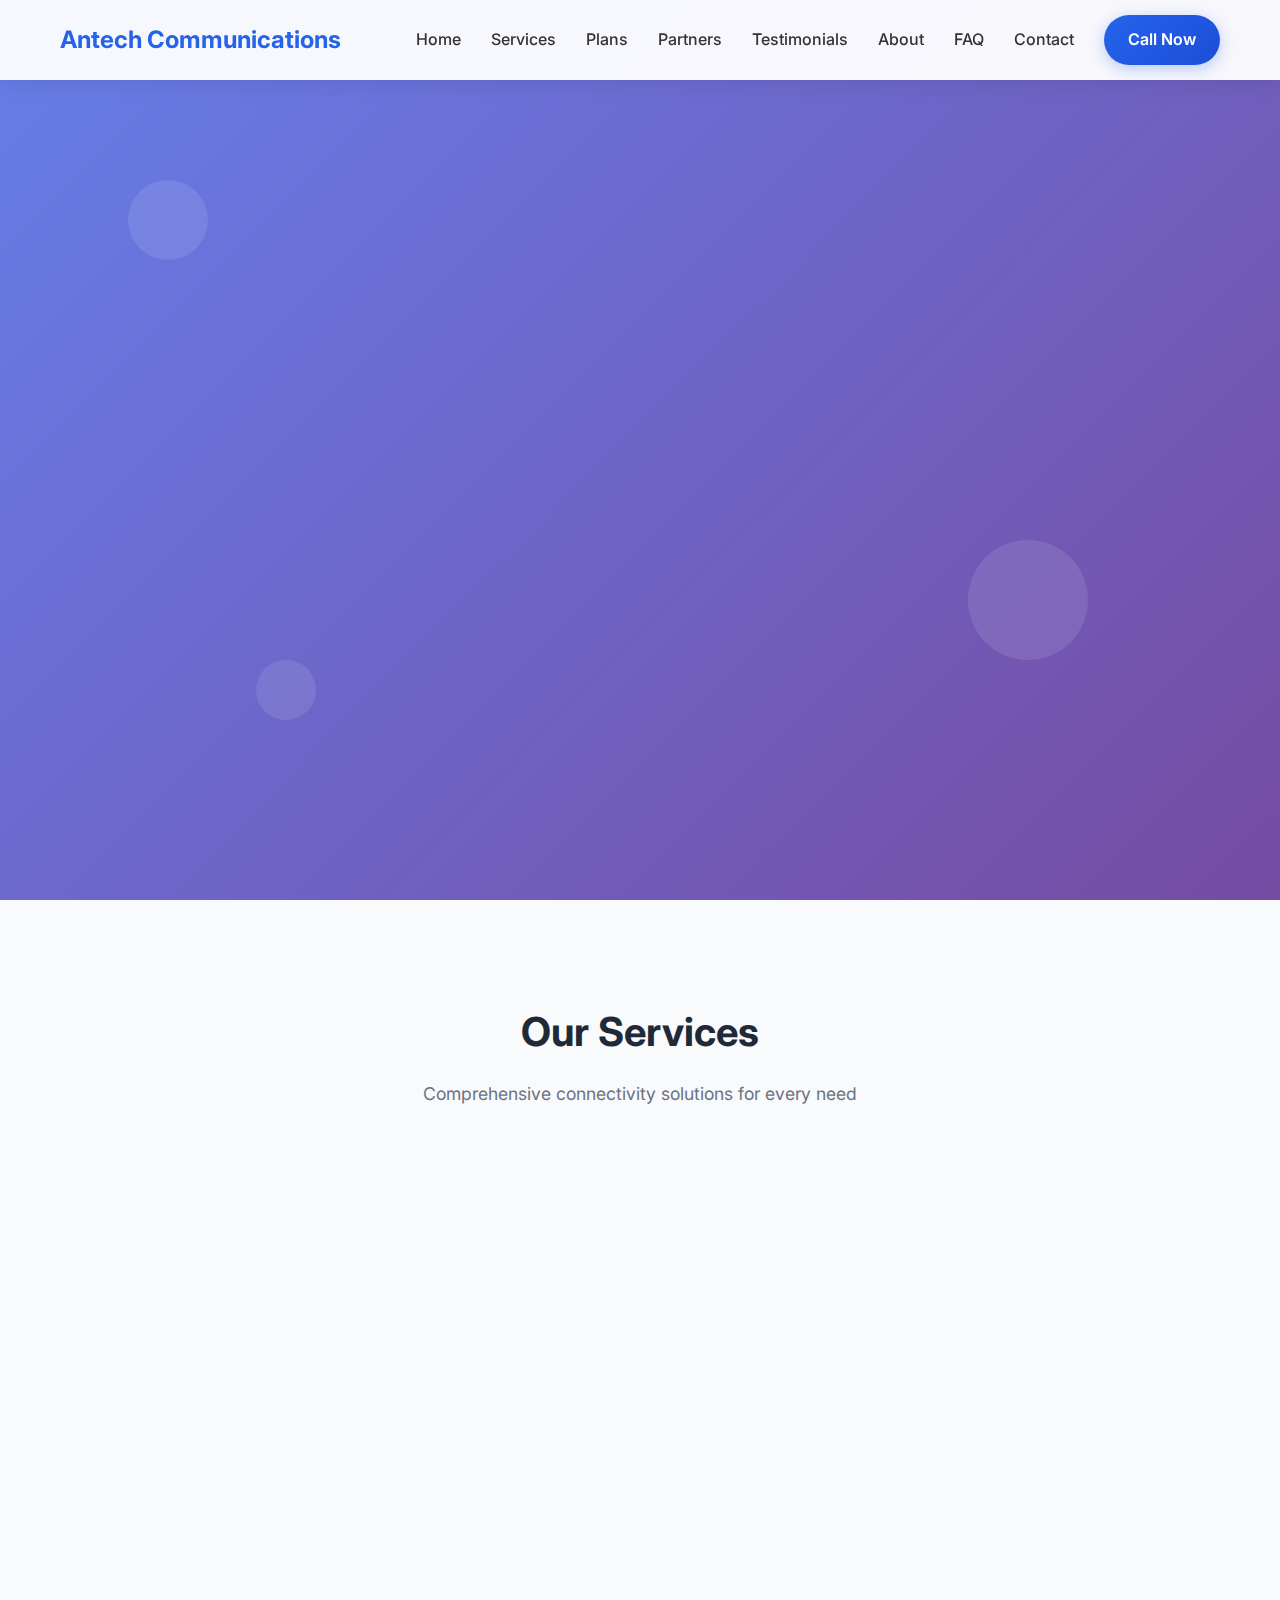
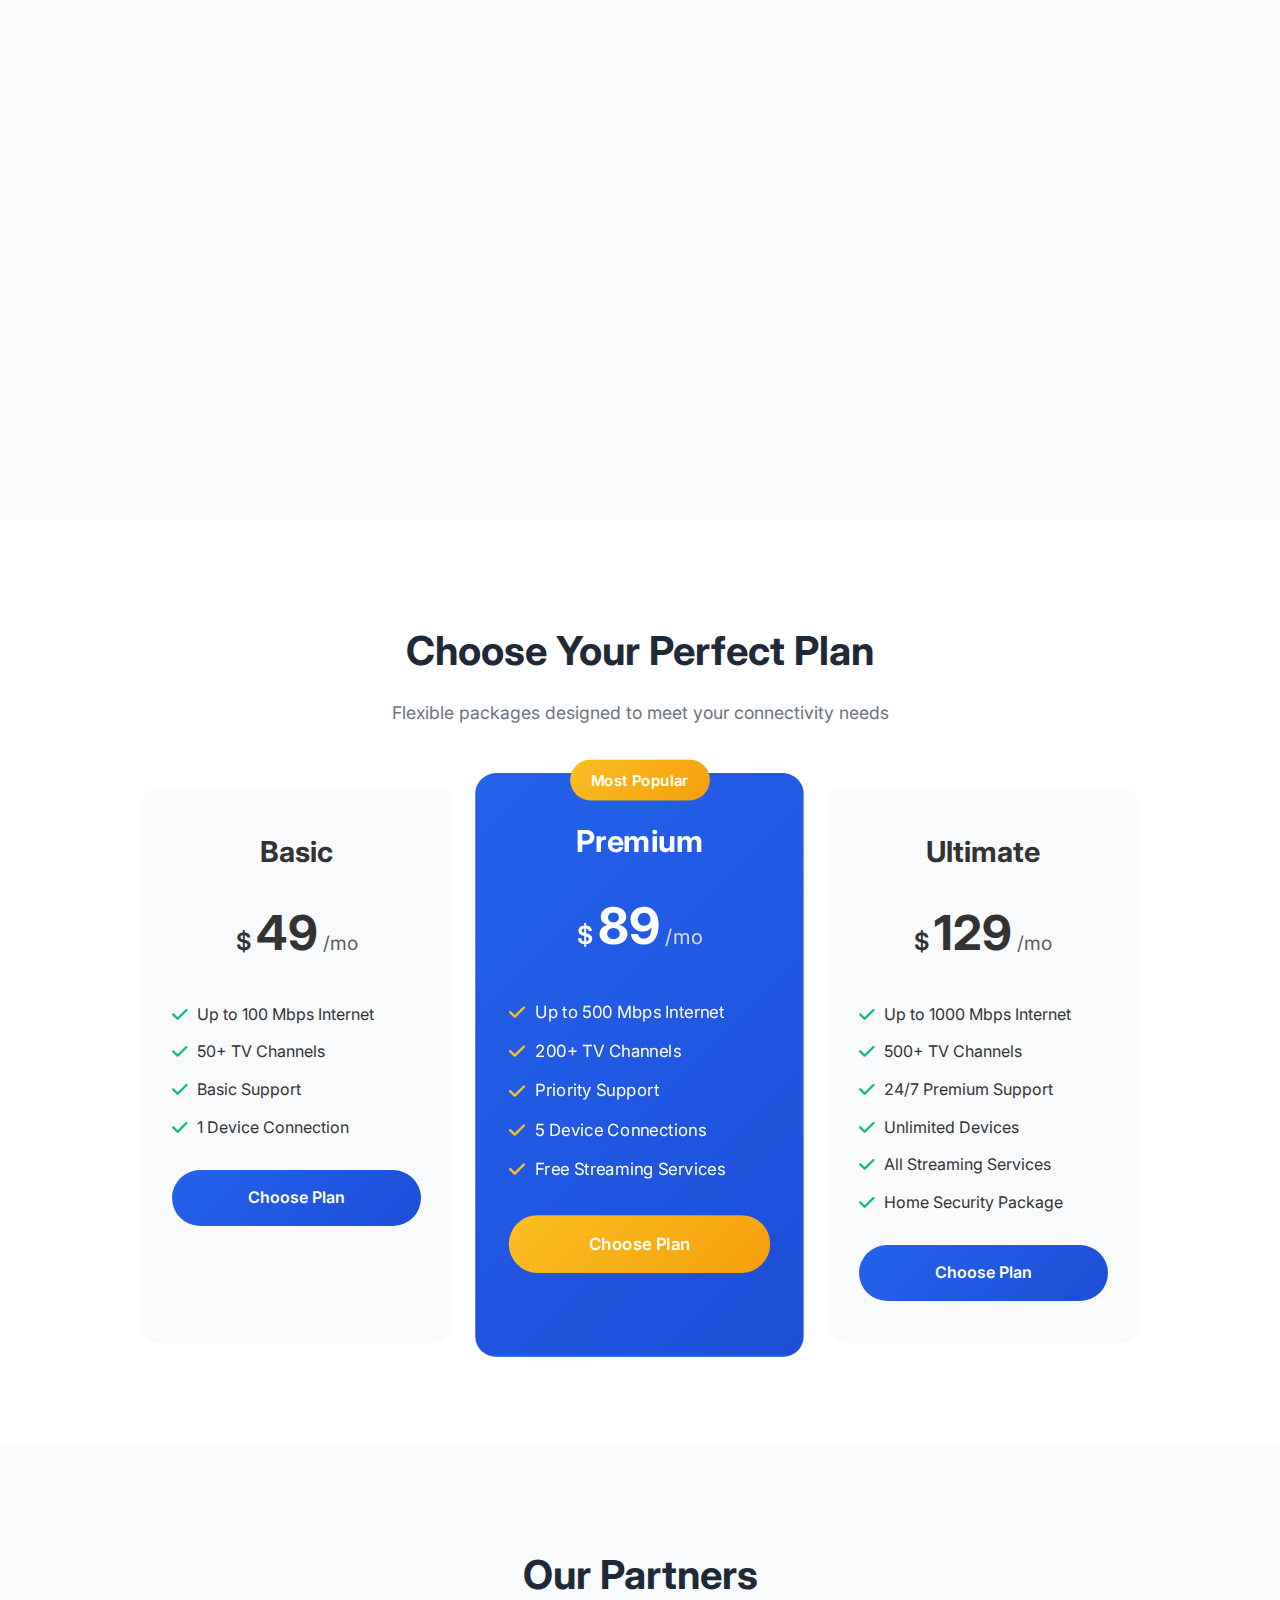
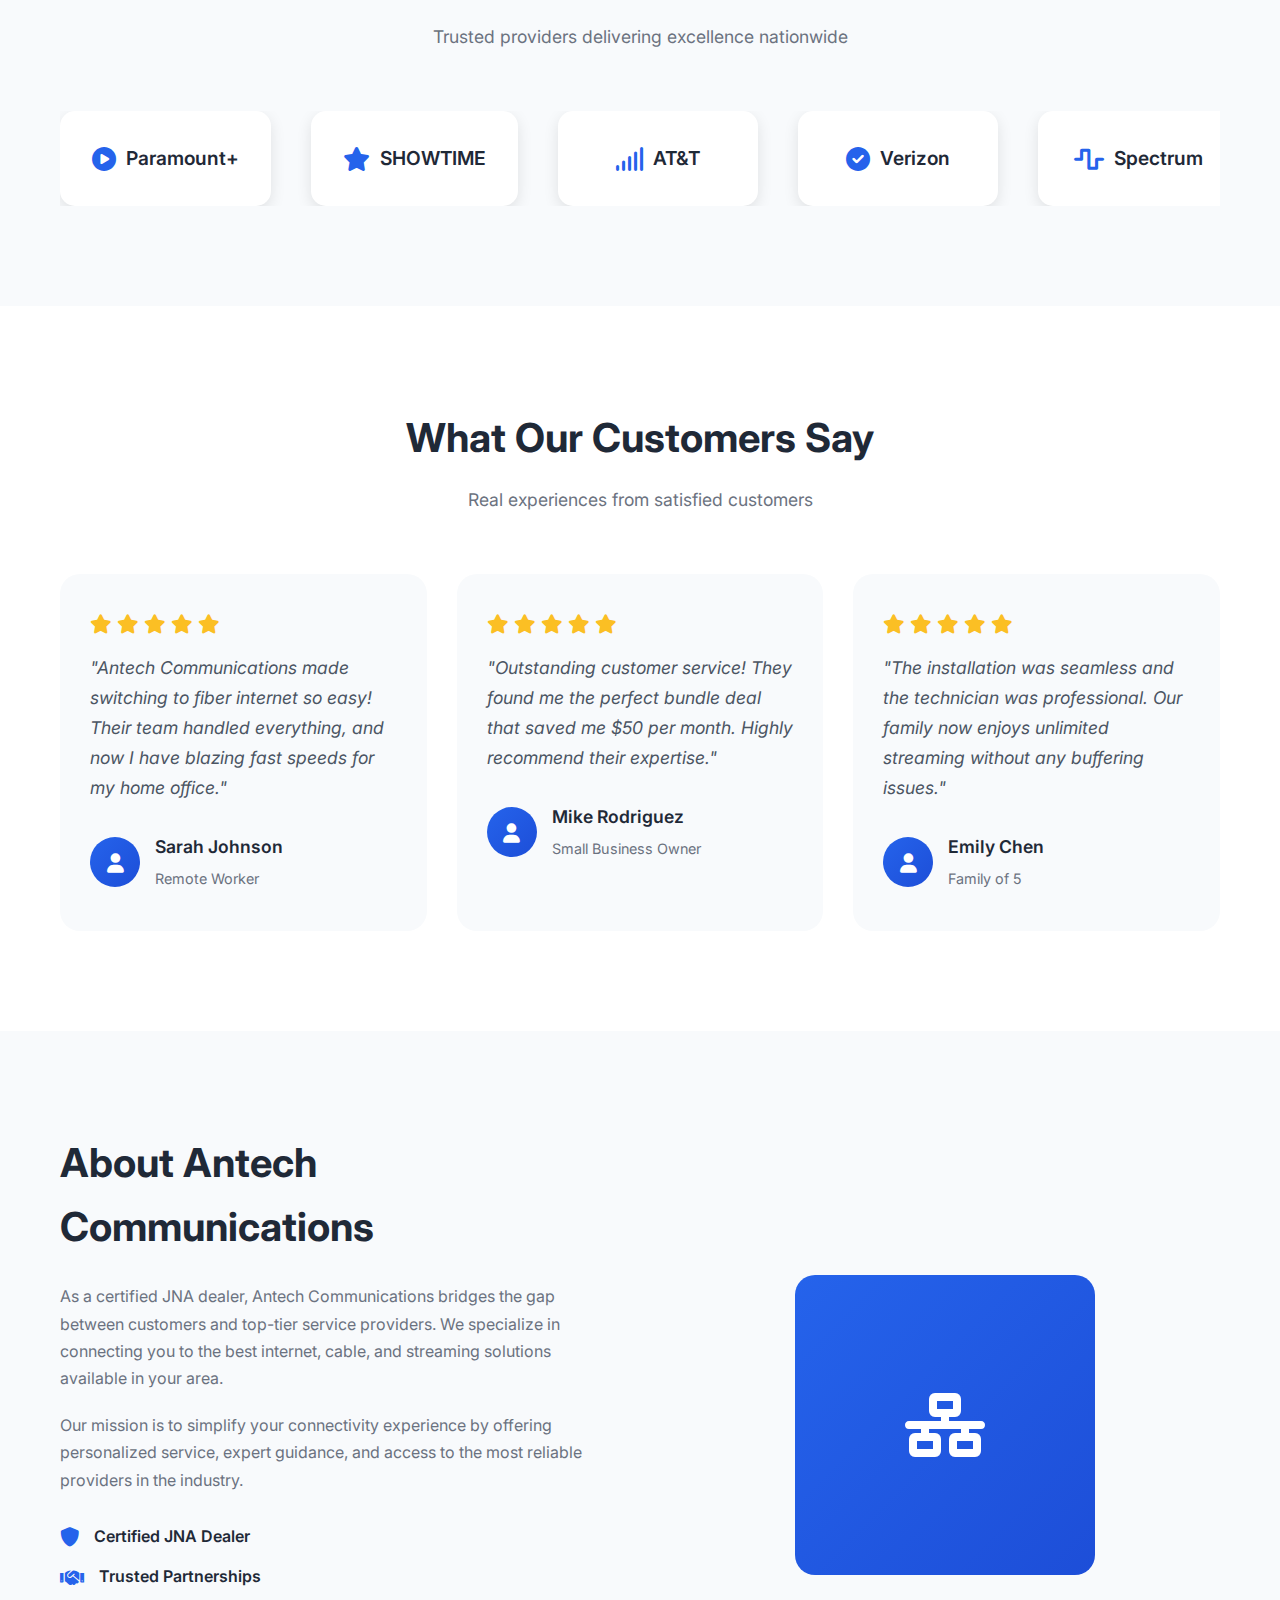
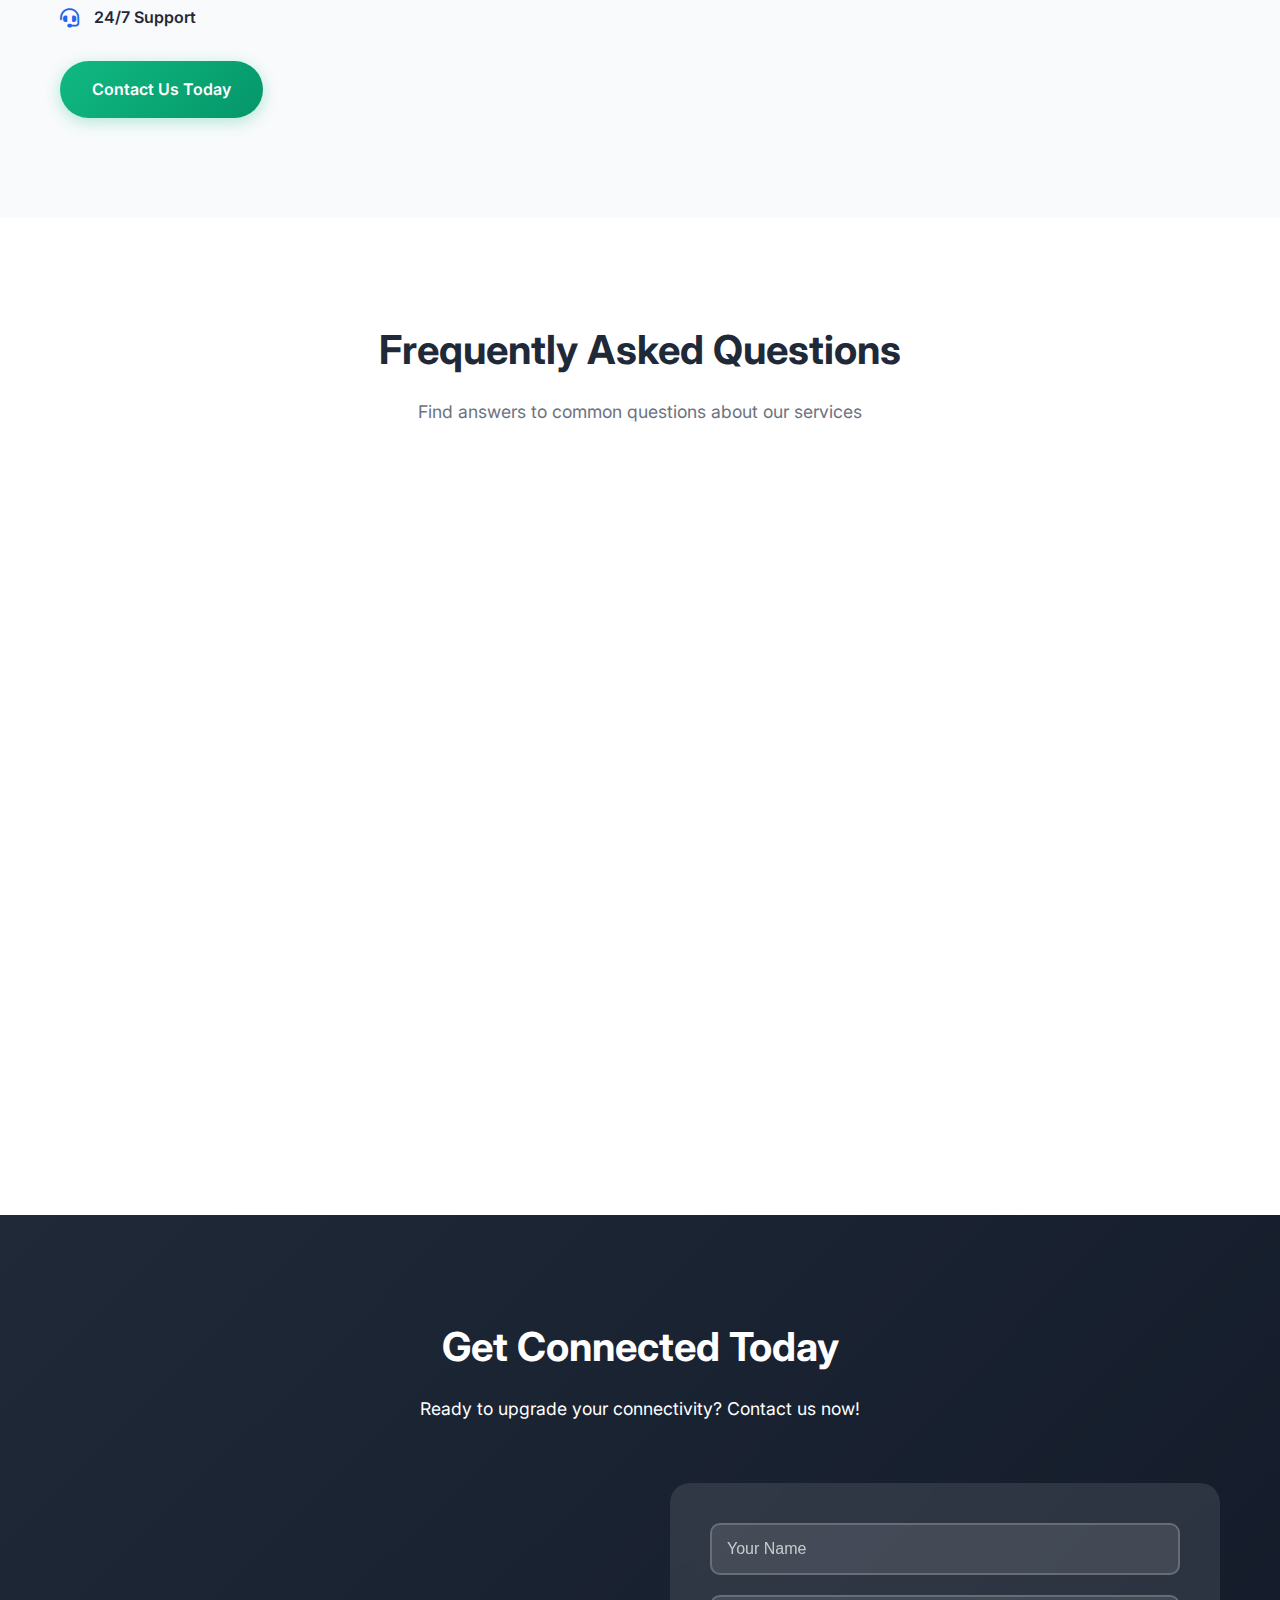
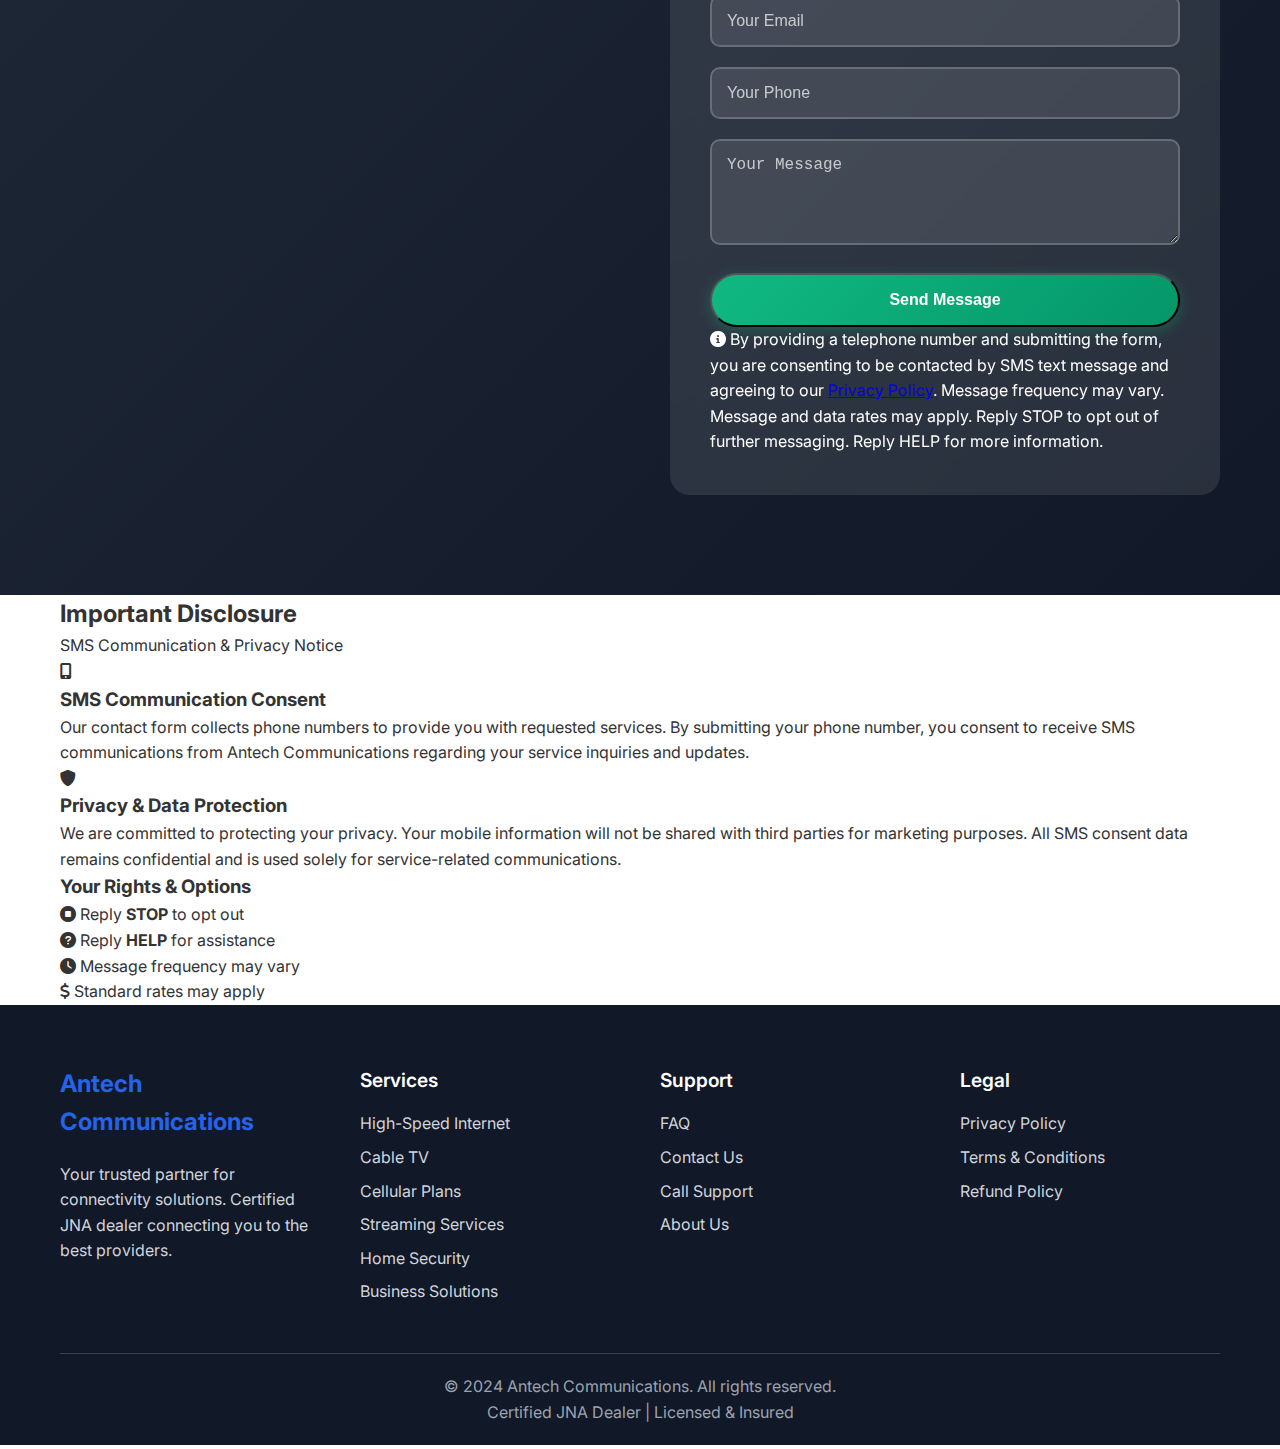
<file: index.html>
<!DOCTYPE html>
<html lang="en">
<head>
    <meta charset="UTF-8">
    <meta name="viewport" content="width=device-width, initial-scale=1.0">
    <title>Antech Communications - High-Speed Internet & Cable Services</title>
    <link rel="stylesheet" href="style.css">
    <link href="https://fonts.googleapis.com/css2?family=Inter:wght@300;400;500;600;700&display=swap" rel="stylesheet">
    <link rel="stylesheet" href="https://cdnjs.cloudflare.com/ajax/libs/font-awesome/6.0.0/css/all.min.css">
    <!-- Google tag (gtag.js) -->
<script async src="https://www.googletagmanager.com/gtag/js?id=AW-16719035082"></script>
<script>
  window.dataLayer = window.dataLayer || [];
  function gtag(){dataLayer.push(arguments);}
  gtag('js', new Date());

  gtag('config', 'AW-16719035082');
</script>
</head>
<body>
    <!-- Navigation -->
    <nav class="navbar">
        <div class="nav-container">
            <div class="nav-logo">
                <h2>Antech Communications</h2>
            </div>
            <div class="nav-menu" id="nav-menu">
                <a href="#home" class="nav-link">Home</a>
                <a href="#services" class="nav-link">Services</a>
                <a href="#plans" class="nav-link">Plans</a>
                <a href="#partners" class="nav-link">Partners</a>
                <a href="#testimonials" class="nav-link">Testimonials</a>
                <a href="#about" class="nav-link">About</a>
                <a href="#faq" class="nav-link">FAQ</a>
                <a href="#contact" class="nav-link">Contact</a>
                <a href="tel:+18882345541" class="nav-cta">Call Now</a>
            </div>
            <div class="nav-toggle" id="nav-toggle">
                <span class="bar"></span>
                <span class="bar"></span>
                <span class="bar"></span>
            </div>
        </div>
    </nav>

    <!-- Hero Section -->
    <section id="home" class="hero">
        <div class="hero-background">
            <div class="floating-element element-1"></div>
            <div class="floating-element element-2"></div>
            <div class="floating-element element-3"></div>
        </div>
        <div class="hero-container">
            <div class="hero-content"><br><br><br><br>
                <h1 class="hero-title">
                    Lightning-Fast Internet & <span class="highlight">Premium Cable</span> Services
                </h1>
                <p class="hero-subtitle">
                    We partner with top providers to deliver the best internet, cable, and streaming solutions for your home or business.
                </p>
                <div class="hero-buttons">
                    <a href="tel:+18882345541" class="btn btn-primary">
                        <i class="fas fa-phone"></i> Call (888) 234-5541
                    </a>
                    <a href="#services" class="btn btn-secondary">View Services</a>
                </div>
                <div class="hero-stats">
                    <div class="stat">
                        <h3>50+</h3>
                        <p>Service Providers</p>
                    </div>
                    <div class="stat">
                        <h3>1000+</h3>
                        <p>Happy Customers</p>
                    </div>
                    <div class="stat">
                        <h3>24/7</h3>
                        <p>Support</p>
                    </div>
                </div>
            </div>
        </div>
    </section>

    <!-- Services Section -->
    <section id="services" class="services">
        <div class="container">
            <div class="section-header">
                <h2>Our Services</h2>
                <p>Comprehensive connectivity solutions for every need</p>
            </div>
            <div class="services-grid">
                <div class="service-card">
                    <div class="service-icon">
                        <i class="fas fa-wifi"></i>
                    </div>
                    <h3>High-Speed Internet</h3>
                    <p>Lightning-fast broadband connections from top providers. Experience speeds up to 1000 Mbps for seamless streaming and gaming.</p>
                    <a href="tel:+18882345541" class="service-btn">Get Connected</a>
                </div>
                <div class="service-card">
                    <div class="service-icon">
                        <i class="fas fa-tv"></i>
                    </div>
                    <h3>Cable TV</h3>
                    <p>Premium cable packages with hundreds of channels, including sports, movies, and entertainment for the whole family.</p>
                    <a href="tel:+18882345541" class="service-btn">Learn More</a>
                </div>
                <div class="service-card">
                    <div class="service-icon">
                        <i class="fas fa-mobile-alt"></i>
                    </div>
                    <h3>Cellular Plans</h3>
                    <p>Flexible mobile plans with unlimited data options from major carriers. Stay connected wherever you go.</p>
                    <a href="tel:+18882345541" class="service-btn">View Plans</a>
                </div>
                <div class="service-card">
                    <div class="service-icon">
                        <i class="fas fa-stream"></i>
                    </div>
                    <h3>Streaming Services</h3>
                    <p>Access to premium streaming platforms including Paramount+, SHOWTIME, and more. All your entertainment in one place.</p>
                    <a href="tel:+18882345541" class="service-btn">Subscribe Now</a>
                </div>
                <div class="service-card">
                    <div class="service-icon">
                        <i class="fas fa-home"></i>
                    </div>
                    <h3>Home Security</h3>
                    <p>Complete home security solutions with 24/7 monitoring, smart cameras, and automated systems to protect your family.</p>
                    <a href="tel:+18882345541" class="service-btn">Secure Home</a>
                </div>
                <div class="service-card">
                    <div class="service-icon">
                        <i class="fas fa-building"></i>
                    </div>
                    <h3>Business Solutions</h3>
                    <p>Enterprise-grade connectivity and communication solutions designed for businesses of all sizes with dedicated support.</p>
                    <a href="tel:+18882345541" class="service-btn">Get Quote</a>
                </div>
            </div>
        </div>
    </section>

    <!-- Plans Section -->
    <section id="plans" class="plans">
        <div class="container">
            <div class="section-header">
                <h2>Choose Your Perfect Plan</h2>
                <p>Flexible packages designed to meet your connectivity needs</p>
            </div>
            <div class="plans-grid">
                <div class="plan-card">
                    <div class="plan-header">
                        <h3>Basic</h3>
                        <div class="plan-price">
                            <span class="currency">$</span>
                            <span class="amount">49</span>
                            <span class="period">/mo</span>
                        </div>
                    </div>
                    <div class="plan-features">
                        <ul>
                            <li><i class="fas fa-check"></i> Up to 100 Mbps Internet</li>
                            <li><i class="fas fa-check"></i> 50+ TV Channels</li>
                            <li><i class="fas fa-check"></i> Basic Support</li>
                            <li><i class="fas fa-check"></i> 1 Device Connection</li>
                        </ul>
                    </div>
                    <a href="tel:+18882345541" class="plan-btn">Choose Plan</a>
                </div>
                <div class="plan-card featured">
                    <div class="plan-badge">Most Popular</div>
                    <div class="plan-header">
                        <h3>Premium</h3>
                        <div class="plan-price">
                            <span class="currency">$</span>
                            <span class="amount">89</span>
                            <span class="period">/mo</span>
                        </div>
                    </div>
                    <div class="plan-features">
                        <ul>
                            <li><i class="fas fa-check"></i> Up to 500 Mbps Internet</li>
                            <li><i class="fas fa-check"></i> 200+ TV Channels</li>
                            <li><i class="fas fa-check"></i> Priority Support</li>
                            <li><i class="fas fa-check"></i> 5 Device Connections</li>
                            <li><i class="fas fa-check"></i> Free Streaming Services</li>
                        </ul>
                    </div>
                    <a href="tel:+18882345541" class="plan-btn">Choose Plan</a>
                </div>
                <div class="plan-card">
                    <div class="plan-header">
                        <h3>Ultimate</h3>
                        <div class="plan-price">
                            <span class="currency">$</span>
                            <span class="amount">129</span>
                            <span class="period">/mo</span>
                        </div>
                    </div>
                    <div class="plan-features">
                        <ul>
                            <li><i class="fas fa-check"></i> Up to 1000 Mbps Internet</li>
                            <li><i class="fas fa-check"></i> 500+ TV Channels</li>
                            <li><i class="fas fa-check"></i> 24/7 Premium Support</li>
                            <li><i class="fas fa-check"></i> Unlimited Devices</li>
                            <li><i class="fas fa-check"></i> All Streaming Services</li>
                            <li><i class="fas fa-check"></i> Home Security Package</li>
                        </ul>
                    </div>
                    <a href="tel:+18882345541" class="plan-btn">Choose Plan</a>
                </div>
            </div>
        </div>
    </section>

    <!-- Partners Section -->
    <section id="partners" class="partners">
        <div class="container">
            <div class="section-header">
                <h2>Our Partners</h2>
                <p>Trusted providers delivering excellence nationwide</p>
            </div>
            <div class="partners-slider">
                <div class="partners-track">
                    <div class="partner-item">
                        <div class="partner-logo">
                            <i class="fas fa-play-circle"></i>
                            <span>Paramount+</span>
                        </div>
                    </div>
                    <div class="partner-item">
                        <div class="partner-logo">
                            <i class="fas fa-star"></i>
                            <span>SHOWTIME</span>
                        </div>
                    </div>
                    <div class="partner-item">
                        <div class="partner-logo">
                            <i class="fas fa-signal"></i>
                            <span>AT&T</span>
                        </div>
                    </div>
                    <div class="partner-item">
                        <div class="partner-logo">
                            <i class="fas fa-check-circle"></i>
                            <span>Verizon</span>
                        </div>
                    </div>
                    <div class="partner-item">
                        <div class="partner-logo">
                            <i class="fas fa-wave-square"></i>
                            <span>Spectrum</span>
                        </div>
                    </div>
                    <div class="partner-item">
                        <div class="partner-logo">
                            <i class="fas fa-infinity"></i>
                            <span>Comcast Xfinity</span>
                        </div>
                    </div>
                    <div class="partner-item">
                        <div class="partner-logo">
                            <i class="fas fa-mountain"></i>
                            <span>Frontier</span>
                        </div>
                    </div>
                    <div class="partner-item">
                        <div class="partner-logo">
                            <i class="fas fa-satellite"></i>
                            <span>HughesNet</span>
                        </div>
                    </div>
                    <div class="partner-item">
                        <div class="partner-logo">
                            <i class="fas fa-link"></i>
                            <span>CenturyLink</span>
                        </div>
                    </div>
                    <!-- Duplicate for seamless loop -->
                    <div class="partner-item">
                        <div class="partner-logo">
                            <i class="fas fa-play-circle"></i>
                            <span>Paramount+</span>
                        </div>
                    </div>
                    <div class="partner-item">
                        <div class="partner-logo">
                            <i class="fas fa-star"></i>
                            <span>SHOWTIME</span>
                        </div>
                    </div>
                    <div class="partner-item">
                        <div class="partner-logo">
                            <i class="fas fa-signal"></i>
                            <span>AT&T</span>
                        </div>
                    </div>
                    <div class="partner-item">
                        <div class="partner-logo">
                            <i class="fas fa-check-circle"></i>
                            <span>Verizon</span>
                        </div>
                    </div>
                    <div class="partner-item">
                        <div class="partner-logo">
                            <i class="fas fa-wave-square"></i>
                            <span>Spectrum</span>
                        </div>
                    </div>
                    <div class="partner-item">
                        <div class="partner-logo">
                            <i class="fas fa-infinity"></i>
                            <span>Comcast Xfinity</span>
                        </div>
                    </div>
                    <div class="partner-item">
                        <div class="partner-logo">
                            <i class="fas fa-mountain"></i>
                            <span>Frontier</span>
                        </div>
                    </div>
                    <div class="partner-item">
                        <div class="partner-logo">
                            <i class="fas fa-satellite"></i>
                            <span>HughesNet</span>
                        </div>
                    </div>
                    <div class="partner-item">
                        <div class="partner-logo">
                            <i class="fas fa-link"></i>
                            <span>CenturyLink</span>
                        </div>
                    </div>
                </div>
            </div>
        </div>
    </section>

    <!-- Testimonials Section -->
    <section id="testimonials" class="testimonials">
        <div class="container">
            <div class="section-header">
                <h2>What Our Customers Say</h2>
                <p>Real experiences from satisfied customers</p>
            </div>
            <div class="testimonials-grid">
                <div class="testimonial-card">
                    <div class="testimonial-content">
                        <div class="stars">
                            <i class="fas fa-star"></i>
                            <i class="fas fa-star"></i>
                            <i class="fas fa-star"></i>
                            <i class="fas fa-star"></i>
                            <i class="fas fa-star"></i>
                        </div>
                        <p>"Antech Communications made switching to fiber internet so easy! Their team handled everything, and now I have blazing fast speeds for my home office."</p>
                    </div>
                    <div class="testimonial-author">
                        <div class="author-avatar">
                            <i class="fas fa-user"></i>
                        </div>
                        <div class="author-info">
                            <h4>Sarah Johnson</h4>
                            <span>Remote Worker</span>
                        </div>
                    </div>
                </div>
                <div class="testimonial-card">
                    <div class="testimonial-content">
                        <div class="stars">
                            <i class="fas fa-star"></i>
                            <i class="fas fa-star"></i>
                            <i class="fas fa-star"></i>
                            <i class="fas fa-star"></i>
                            <i class="fas fa-star"></i>
                        </div>
                        <p>"Outstanding customer service! They found me the perfect bundle deal that saved me $50 per month. Highly recommend their expertise."</p>
                    </div>
                    <div class="testimonial-author">
                        <div class="author-avatar">
                            <i class="fas fa-user"></i>
                        </div>
                        <div class="author-info">
                            <h4>Mike Rodriguez</h4>
                            <span>Small Business Owner</span>
                        </div>
                    </div>
                </div>
                <div class="testimonial-card">
                    <div class="testimonial-content">
                        <div class="stars">
                            <i class="fas fa-star"></i>
                            <i class="fas fa-star"></i>
                            <i class="fas fa-star"></i>
                            <i class="fas fa-star"></i>
                            <i class="fas fa-star"></i>
                        </div>
                        <p>"The installation was seamless and the technician was professional. Our family now enjoys unlimited streaming without any buffering issues."</p>
                    </div>
                    <div class="testimonial-author">
                        <div class="author-avatar">
                            <i class="fas fa-user"></i>
                        </div>
                        <div class="author-info">
                            <h4>Emily Chen</h4>
                            <span>Family of 5</span>
                        </div>
                    </div>
                </div>
            </div>
        </div>
    </section>

    <!-- About Section -->
    <section id="about" class="about">
        <div class="container">
            <div class="about-content">
                <div class="about-text">
                    <h2>About Antech Communications</h2>
                    <p>As a certified JNA dealer, Antech Communications bridges the gap between customers and top-tier service providers. We specialize in connecting you to the best internet, cable, and streaming solutions available in your area.</p>
                    <p>Our mission is to simplify your connectivity experience by offering personalized service, expert guidance, and access to the most reliable providers in the industry.</p>
                    <div class="about-features">
                        <div class="feature">
                            <i class="fas fa-shield-alt"></i>
                            <span>Certified JNA Dealer</span>
                        </div>
                        <div class="feature">
                            <i class="fas fa-handshake"></i>
                            <span>Trusted Partnerships</span>
                        </div>
                        <div class="feature">
                            <i class="fas fa-headset"></i>
                            <span>24/7 Support</span>
                        </div>
                    </div>
                    <a href="tel:+18882345541" class="btn btn-primary">Contact Us Today</a>
                </div>
                <div class="about-image">
                    <div class="image-placeholder">
                        <i class="fas fa-network-wired"></i>
                    </div>
                </div>
            </div>
        </div>
    </section>

    <!-- FAQ Section -->
    <section id="faq" class="faq">
        <div class="container">
            <div class="section-header">
                <h2>Frequently Asked Questions</h2>
                <p>Find answers to common questions about our services</p>
            </div>
            <div class="faq-container">
                <div class="faq-item">
                    <div class="faq-question">
                        <h3>What services does Antech Communications offer?</h3>
                        <i class="fas fa-chevron-down"></i>
                    </div>
                    <div class="faq-answer">
                        <p>Antech Communications provides a wide range of connectivity solutions, including high-speed internet, cellular plans, bundled packages, and streaming services. As a certified JNA dealer, we offer services from top providers, ensuring you have access to the best options for your home or business.</p>
                    </div>
                </div>
                <div class="faq-item">
                    <div class="faq-question">
                        <h3>What companies are serviceable through Antech Communications and JNA?</h3>
                        <i class="fas fa-chevron-down"></i>
                    </div>
                    <div class="faq-answer">
                        <p>As a certified JNA dealer, Antech Communications offers services from leading companies, including: Paramount+, SHOWTIME, AT&T, Verizon, Spectrum, Comcast Xfinity, Frontier, HughesNet, CenturyLink, and many more. Through our partnerships, we ensure you have access to reliable and diverse service options.</p>
                    </div>
                </div>
                <div class="faq-item">
                    <div class="faq-question">
                        <h3>Is Antech Communications a service provider?</h3>
                        <i class="fas fa-chevron-down"></i>
                    </div>
                    <div class="faq-answer">
                        <p>Antech Communications is an authorized dealer and certified retailer, but we are not a direct service provider. We partner with leading providers to connect you to their services, ensuring you receive top-quality options and support.</p>
                    </div>
                </div>
                <div class="faq-item">
                    <div class="faq-question">
                        <h3>What are Antech Communications' execution charges?</h3>
                        <i class="fas fa-chevron-down"></i>
                    </div>
                    <div class="faq-answer">
                        <p>Antech Communications charges for execution services such as setting up new connections, processing bill payments, upgrading plans, canceling accounts, and managing administrative tasks. These service charges range from $49.99 to $199.99, depending on the nature of your request, and are separate from the billing charges of the service providers you are signed up with.</p>
                    </div>
                </div>
                <div class="faq-item">
                    <div class="faq-question">
                        <h3>Why are Antech Communications' execution charges separate from my service provider's billing?</h3>
                        <i class="fas fa-chevron-down"></i>
                    </div>
                    <div class="faq-answer">
                        <p>Antech Communications operates independently from the service providers we represent. Our execution charges cover the administrative work involved in handling requests like installations, upgrades, or account changes. These fees are distinct from the monthly billing you receive from your actual internet, phone, or streaming service provider.</p>
                    </div>
                </div>
                <div class="faq-item">
                    <div class="faq-question">
                        <h3>How do I contact Antech Communications for support?</h3>
                        <i class="fas fa-chevron-down"></i>
                    </div>
                    <div class="faq-answer">
                        <p>You can contact our support team through the form on our website or by calling the assistance number at (888) 234-5541. Our team is available to help with service inquiries, request processing, troubleshooting, and more.</p>
                    </div>
                </div>
            </div>
        </div>
    </section>

    <!-- Contact Section -->
    <section id="contact" class="contact">
        <div class="container">
            <div class="section-header">
                <h2>Get Connected Today</h2>
                <p>Ready to upgrade your connectivity? Contact us now!</p>
            </div>
            <div class="contact-content">
                <div class="contact-info">
                    <div class="contact-item">
                        <i class="fas fa-phone"></i>
                        <div>
                            <h3>Call Us</h3>
                            <p><a href="tel:+18882345541">(888) 234-5541</a></p>
                            <p><a href="tel:+18777476781">(877) 747-6781</a></p>
                        </div>
                    </div>
                </div>
                <div class="contact-form">
                    <form>
                        <div class="form-group">
                            <input type="text" placeholder="Your Name" required>
                        </div>
                        <div class="form-group">
                            <input type="email" placeholder="Your Email" required>
                        </div>
                        <div class="form-group">
                            <input type="tel" placeholder="Your Phone" required>
                        </div>
                        <div class="form-group">
                            <textarea placeholder="Your Message" rows="4"></textarea>
                        </div>
                        <button type="submit" class="btn btn-primary btn-full">Send Message</button>
                    </form>
                    <div class="sms-disclaimer">
                        <p class="disclaimer-text">
                            <i class="fas fa-info-circle"></i>
                            By providing a telephone number and submitting the form, you are consenting to be contacted by SMS text message and agreeing to our <a href="privacy-policy.html">Privacy Policy</a>. Message frequency may vary. Message and data rates may apply. Reply STOP to opt out of further messaging. Reply HELP for more information.
                        </p>
                    </div>
                </div>
            </div>
        </div>
    </section>

    <!-- Disclaimer Section -->
    <section id="disclaimer" class="disclaimer">
        <div class="container">
            <div class="disclaimer-content">
                <div class="disclaimer-header">
                    <h2>Important Disclosure</h2>
                    <p>SMS Communication & Privacy Notice</p>
                </div>
                <div class="disclaimer-body">
                    <div class="disclaimer-card">
                        <div class="disclaimer-icon">
                            <i class="fas fa-mobile-alt"></i>
                        </div>
                        <div class="disclaimer-text">
                            <h3>SMS Communication Consent</h3>
                            <p>Our contact form collects phone numbers to provide you with requested services. By submitting your phone number, you consent to receive SMS communications from Antech Communications regarding your service inquiries and updates.</p>
                        </div>
                    </div>
                    
                    <div class="disclaimer-card">
                        <div class="disclaimer-icon">
                            <i class="fas fa-shield-alt"></i>
                        </div>
                        <div class="disclaimer-text">
                            <h3>Privacy & Data Protection</h3>
                            <p>We are committed to protecting your privacy. Your mobile information will not be shared with third parties for marketing purposes. All SMS consent data remains confidential and is used solely for service-related communications.</p>
                        </div>
                    </div>
                    
                    <div class="disclaimer-highlights">
                        <h3>Your Rights & Options</h3>
                        <div class="rights-grid">
                            <div class="right-item">
                                <i class="fas fa-stop-circle"></i>
                                <span>Reply <strong>STOP</strong> to opt out</span>
                            </div>
                            <div class="right-item">
                                <i class="fas fa-question-circle"></i>
                                <span>Reply <strong>HELP</strong> for assistance</span>
                            </div>
                            <div class="right-item">
                                <i class="fas fa-clock"></i>
                                <span>Message frequency may vary</span>
                            </div>
                            <div class="right-item">
                                <i class="fas fa-dollar-sign"></i>
                                <span>Standard rates may apply</span>
                            </div>
                        </div>
                    </div>
                </div>
            </div>
        </div>
    </section>

    <!-- Footer -->
    <footer class="footer">
        <div class="container">
            <div class="footer-content">
                <div class="footer-section">
                    <h3>Antech Communications</h3>
                    <p>Your trusted partner for connectivity solutions. Certified JNA dealer connecting you to the best providers.</p>
                </div>
                <div class="footer-section">
                    <h4>Services</h4>
                    <ul>
                        <li><a href="#services">High-Speed Internet</a></li>
                        <li><a href="#services">Cable TV</a></li>
                        <li><a href="#services">Cellular Plans</a></li>
                        <li><a href="#services">Streaming Services</a></li>
                        <li><a href="#services">Home Security</a></li>
                        <li><a href="#services">Business Solutions</a></li>
                    </ul>
                </div>
                <div class="footer-section">
                    <h4>Support</h4>
                    <ul>
                        <li><a href="#faq">FAQ</a></li>
                        <li><a href="#contact">Contact Us</a></li>
                        <li><a href="tel:+18882345541">Call Support</a></li>
                        <li><a href="#about">About Us</a></li>
                    </ul>
                </div>
                <div class="footer-section">
                    <h4>Legal</h4>
                    <ul>
                        <li><a href="privacy-policy.html">Privacy Policy</a></li>
                        <li><a href="terms-conditions.html">Terms & Conditions</a></li>
                        <li><a href="refund-policy.html">Refund Policy</a></li>
                    </ul>
                </div>
            </div>
            <div class="footer-bottom">
                <p>&copy; 2024 Antech Communications. All rights reserved.</p>
                <p>Certified JNA Dealer | Licensed & Insured</p>
            </div>
        </div>
    </footer>

    <script src="main.js"></script>
</body>
</html>
</file>
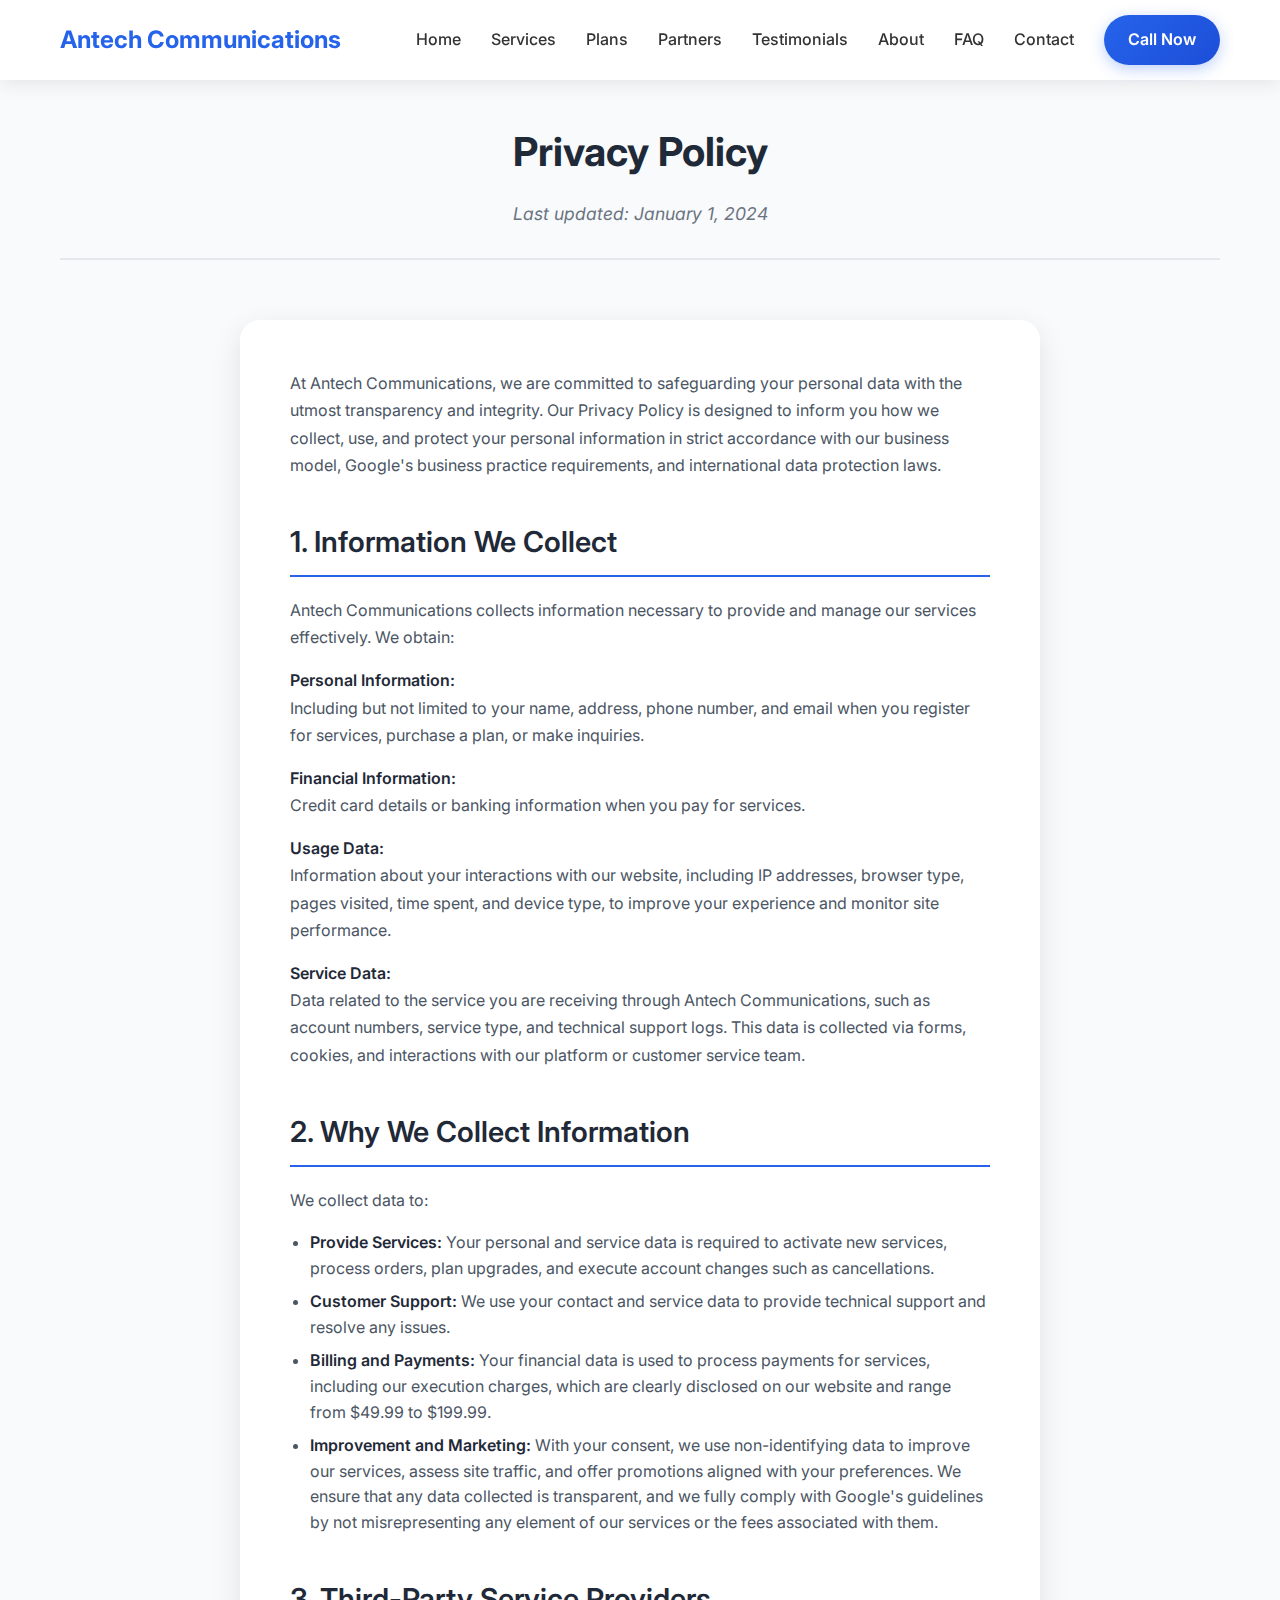
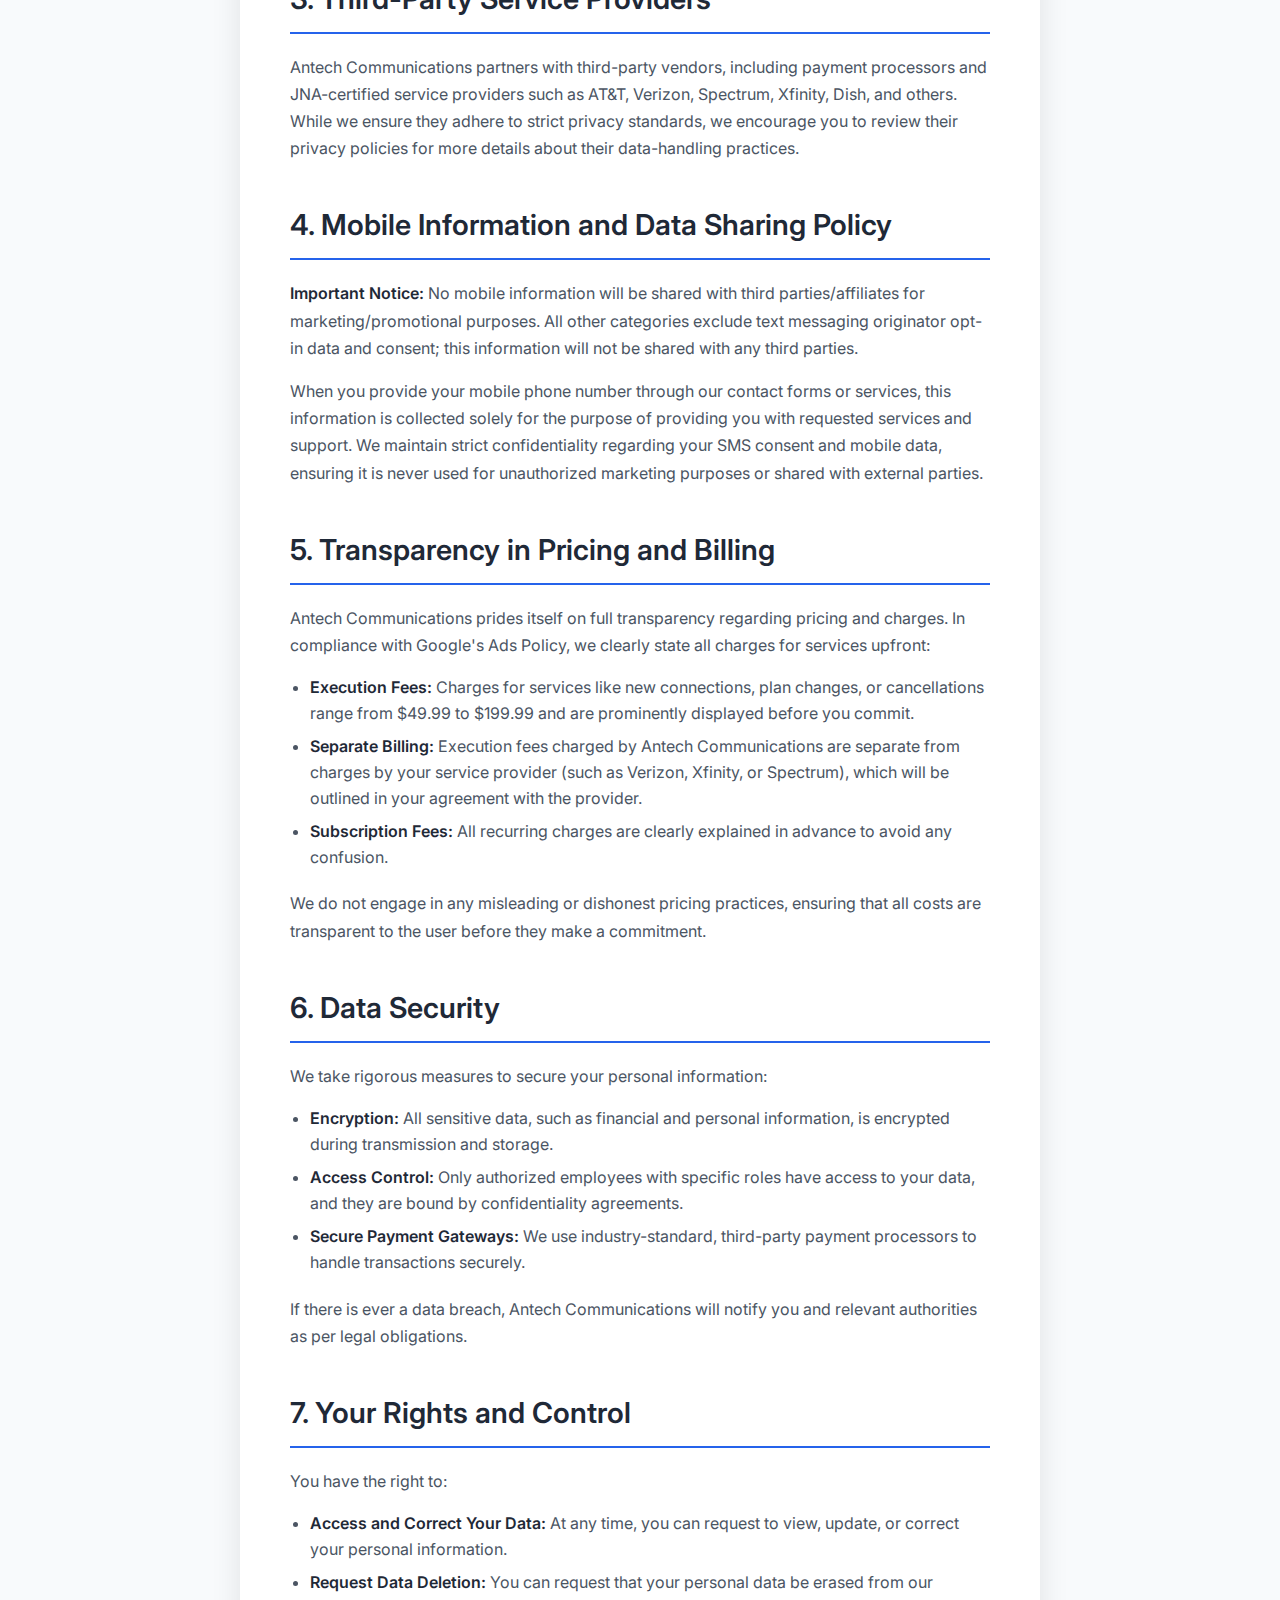
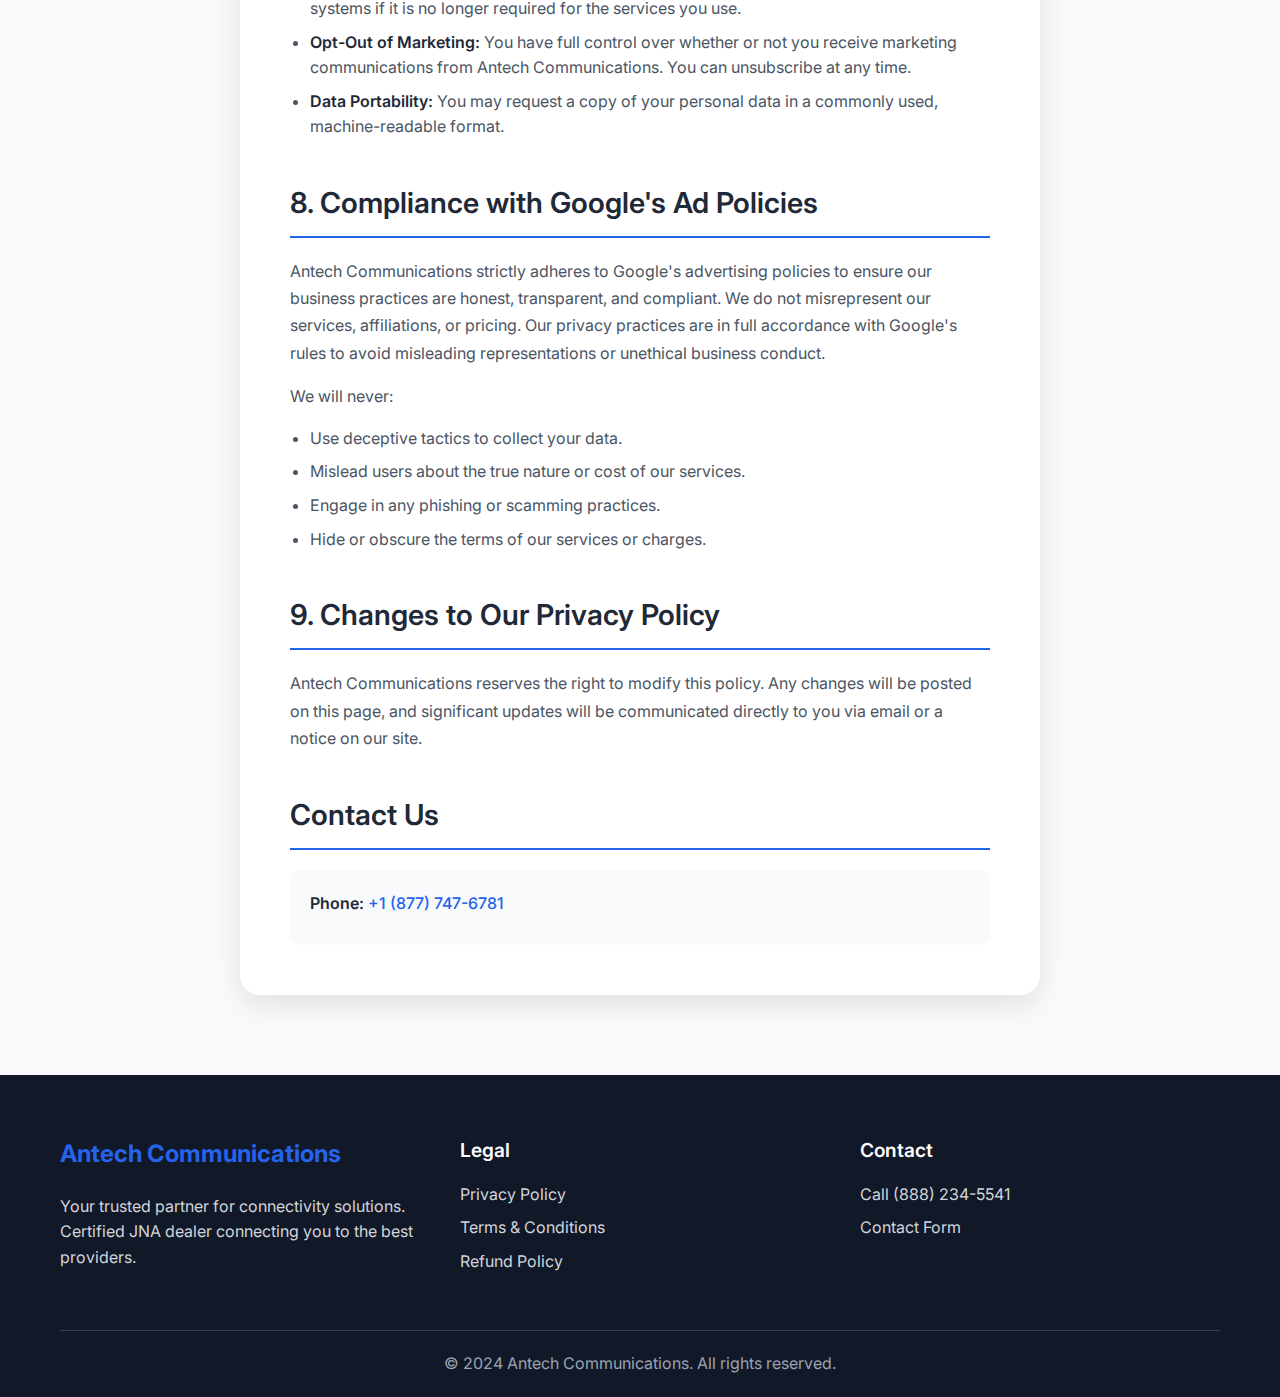
<file: privacy-policy.html>
<!DOCTYPE html>
<html lang="en">
<head>
    <meta charset="UTF-8">
    <meta name="viewport" content="width=device-width, initial-scale=1.0">
    <title>Privacy Policy - Antech Communications</title>
    <link rel="stylesheet" href="style.css">
    <link href="https://fonts.googleapis.com/css2?family=Inter:wght@300;400;500;600;700&display=swap" rel="stylesheet">
    <link rel="stylesheet" href="https://cdnjs.cloudflare.com/ajax/libs/font-awesome/6.0.0/css/all.min.css">
</head>
<body>
    <!-- Navigation -->
    <nav class="navbar">
        <div class="nav-container">
            <div class="nav-logo">
                <a href="index.html"><h2>Antech Communications</h2></a>
            </div>
            <div class="nav-menu" id="nav-menu">
                <a href="index.html" class="nav-link">Home</a>
                <a href="index.html#services" class="nav-link">Services</a>
                <a href="index.html#plans" class="nav-link">Plans</a>
                <a href="index.html#partners" class="nav-link">Partners</a>
                <a href="index.html#testimonials" class="nav-link">Testimonials</a>
                <a href="index.html#about" class="nav-link">About</a>
                <a href="index.html#faq" class="nav-link">FAQ</a>
                <a href="index.html#contact" class="nav-link">Contact</a>
                <a href="tel:+18882345541" class="nav-cta">Call Now</a>
            </div>
            <div class="nav-toggle" id="nav-toggle">
                <span class="bar"></span>
                <span class="bar"></span>
                <span class="bar"></span>
            </div>
        </div>
    </nav>

    <!-- Legal Content -->
    <section class="legal-content">
        <div class="container">
            <div class="legal-header">
                <h1>Privacy Policy</h1>
                <p>Last updated: January 1, 2024</p>
            </div>
            
            <div class="legal-body">
                <p>At Antech Communications, we are committed to safeguarding your personal data with the utmost transparency and integrity. Our Privacy Policy is designed to inform you how we collect, use, and protect your personal information in strict accordance with our business model, Google's business practice requirements, and international data protection laws.</p>

                <h2>1. Information We Collect</h2>
                <p>Antech Communications collects information necessary to provide and manage our services effectively. We obtain:</p>
                
                <p><strong>Personal Information:</strong><br>
                Including but not limited to your name, address, phone number, and email when you register for services, purchase a plan, or make inquiries.</p>

                <p><strong>Financial Information:</strong><br>
                Credit card details or banking information when you pay for services.</p>

                <p><strong>Usage Data:</strong><br>
                Information about your interactions with our website, including IP addresses, browser type, pages visited, time spent, and device type, to improve your experience and monitor site performance.</p>

                <p><strong>Service Data:</strong><br>
                Data related to the service you are receiving through Antech Communications, such as account numbers, service type, and technical support logs. This data is collected via forms, cookies, and interactions with our platform or customer service team.</p>

                <h2>2. Why We Collect Information</h2>
                <p>We collect data to:</p>
                <ul>
                    <li><strong>Provide Services:</strong> Your personal and service data is required to activate new services, process orders, plan upgrades, and execute account changes such as cancellations.</li>
                    <li><strong>Customer Support:</strong> We use your contact and service data to provide technical support and resolve any issues.</li>
                    <li><strong>Billing and Payments:</strong> Your financial data is used to process payments for services, including our execution charges, which are clearly disclosed on our website and range from $49.99 to $199.99.</li>
                    <li><strong>Improvement and Marketing:</strong> With your consent, we use non-identifying data to improve our services, assess site traffic, and offer promotions aligned with your preferences. We ensure that any data collected is transparent, and we fully comply with Google's guidelines by not misrepresenting any element of our services or the fees associated with them.</li>
                </ul>

                <h2>3. Third-Party Service Providers</h2>
                <p>Antech Communications partners with third-party vendors, including payment processors and JNA-certified service providers such as AT&T, Verizon, Spectrum, Xfinity, Dish, and others. While we ensure they adhere to strict privacy standards, we encourage you to review their privacy policies for more details about their data-handling practices.</p>

                <h2>4. Mobile Information and Data Sharing Policy</h2>
                <p><strong>Important Notice:</strong> No mobile information will be shared with third parties/affiliates for marketing/promotional purposes. All other categories exclude text messaging originator opt-in data and consent; this information will not be shared with any third parties.</p>
                
                <p>When you provide your mobile phone number through our contact forms or services, this information is collected solely for the purpose of providing you with requested services and support. We maintain strict confidentiality regarding your SMS consent and mobile data, ensuring it is never used for unauthorized marketing purposes or shared with external parties.</p>

                <h2>5. Transparency in Pricing and Billing</h2>
                <p>Antech Communications prides itself on full transparency regarding pricing and charges. In compliance with Google's Ads Policy, we clearly state all charges for services upfront:</p>
                <ul>
                    <li><strong>Execution Fees:</strong> Charges for services like new connections, plan changes, or cancellations range from $49.99 to $199.99 and are prominently displayed before you commit.</li>
                    <li><strong>Separate Billing:</strong> Execution fees charged by Antech Communications are separate from charges by your service provider (such as Verizon, Xfinity, or Spectrum), which will be outlined in your agreement with the provider.</li>
                    <li><strong>Subscription Fees:</strong> All recurring charges are clearly explained in advance to avoid any confusion.</li>
                </ul>
                <p>We do not engage in any misleading or dishonest pricing practices, ensuring that all costs are transparent to the user before they make a commitment.</p>

                <h2>6. Data Security</h2>
                <p>We take rigorous measures to secure your personal information:</p>
                <ul>
                    <li><strong>Encryption:</strong> All sensitive data, such as financial and personal information, is encrypted during transmission and storage.</li>
                    <li><strong>Access Control:</strong> Only authorized employees with specific roles have access to your data, and they are bound by confidentiality agreements.</li>
                    <li><strong>Secure Payment Gateways:</strong> We use industry-standard, third-party payment processors to handle transactions securely.</li>
                </ul>
                <p>If there is ever a data breach, Antech Communications will notify you and relevant authorities as per legal obligations.</p>

                <h2>7. Your Rights and Control</h2>
                <p>You have the right to:</p>
                <ul>
                    <li><strong>Access and Correct Your Data:</strong> At any time, you can request to view, update, or correct your personal information.</li>
                    <li><strong>Request Data Deletion:</strong> You can request that your personal data be erased from our systems if it is no longer required for the services you use.</li>
                    <li><strong>Opt-Out of Marketing:</strong> You have full control over whether or not you receive marketing communications from Antech Communications. You can unsubscribe at any time.</li>
                    <li><strong>Data Portability:</strong> You may request a copy of your personal data in a commonly used, machine-readable format.</li>
                </ul>

                <h2>8. Compliance with Google's Ad Policies</h2>
                <p>Antech Communications strictly adheres to Google's advertising policies to ensure our business practices are honest, transparent, and compliant. We do not misrepresent our services, affiliations, or pricing. Our privacy practices are in full accordance with Google's rules to avoid misleading representations or unethical business conduct.</p>
                <p>We will never:</p>
                <ul>
                    <li>Use deceptive tactics to collect your data.</li>
                    <li>Mislead users about the true nature or cost of our services.</li>
                    <li>Engage in any phishing or scamming practices.</li>
                    <li>Hide or obscure the terms of our services or charges.</li>
                </ul>

                <h2>9. Changes to Our Privacy Policy</h2>
                <p>Antech Communications reserves the right to modify this policy. Any changes will be posted on this page, and significant updates will be communicated directly to you via email or a notice on our site.</p>

                <h2>Contact Us</h2>
                <div class="contact-info">
                    <p><strong>Phone:</strong> <a href="tel:+18777476781">+1 (877) 747-6781</a></p>
                </div>
            </div>
        </div>
    </section>

    <!-- Footer -->
    <footer class="footer">
        <div class="container">
            <div class="footer-content">
                <div class="footer-section">
                    <h3>Antech Communications</h3>
                    <p>Your trusted partner for connectivity solutions. Certified JNA dealer connecting you to the best providers.</p>
                </div>
                <div class="footer-section">
                    <h4>Legal</h4>
                    <ul>
                        <li><a href="privacy-policy.html">Privacy Policy</a></li>
                        <li><a href="terms-conditions.html">Terms & Conditions</a></li>
                        <li><a href="refund-policy.html">Refund Policy</a></li>
                    </ul>
                </div>
                <div class="footer-section">
                    <h4>Contact</h4>
                    <ul>
                        <li><a href="tel:+18882345541">Call (888) 234-5541</a></li>
                        <li><a href="index.html#contact">Contact Form</a></li>
                    </ul>
                </div>
            </div>
            <div class="footer-bottom">
                <p>&copy; 2024 Antech Communications. All rights reserved.</p>
            </div>
        </div>
    </footer>

    <script src="main.js"></script>
</body>
</html>
</file>
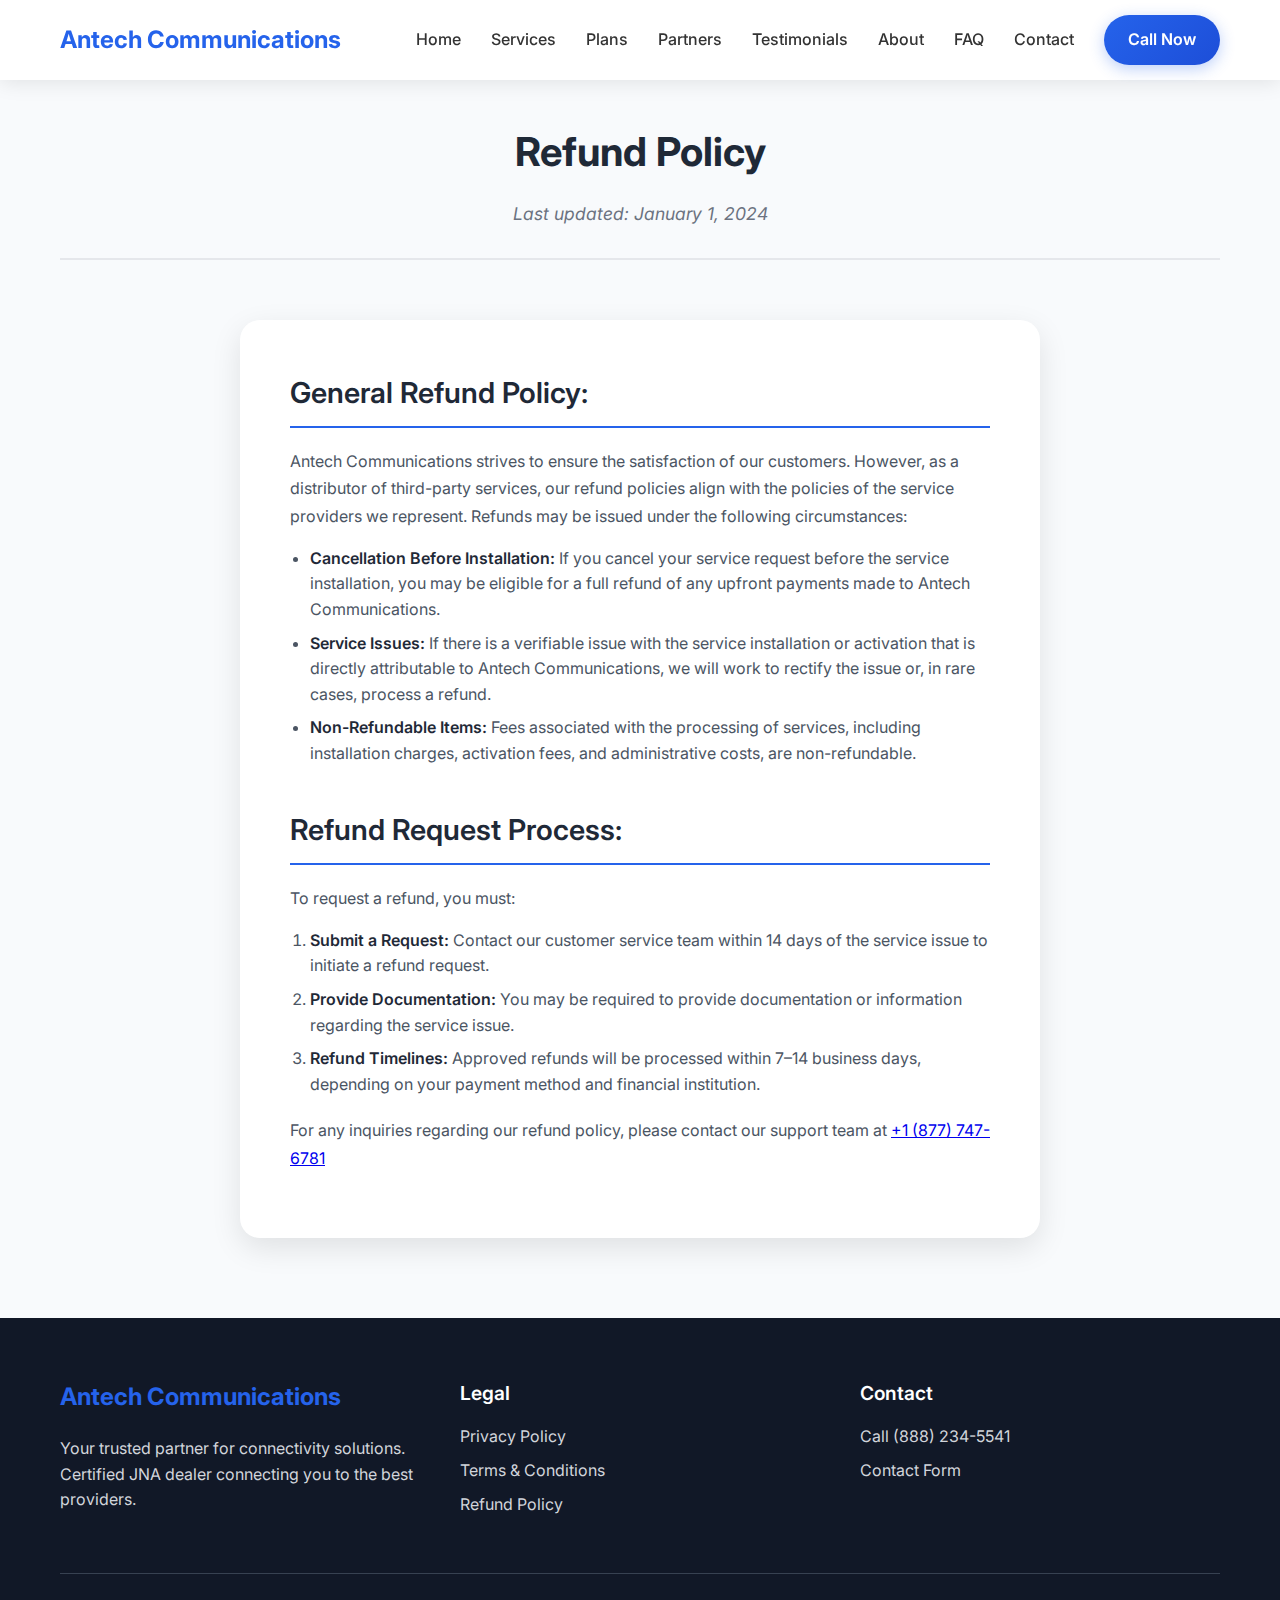
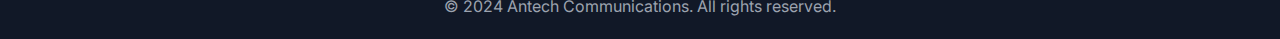
<file: refund-policy.html>
<!DOCTYPE html>
<html lang="en">
<head>
    <meta charset="UTF-8">
    <meta name="viewport" content="width=device-width, initial-scale=1.0">
    <title>Refund Policy - Antech Communications</title>
    <link rel="stylesheet" href="style.css">
    <link href="https://fonts.googleapis.com/css2?family=Inter:wght@300;400;500;600;700&display=swap" rel="stylesheet">
    <link rel="stylesheet" href="https://cdnjs.cloudflare.com/ajax/libs/font-awesome/6.0.0/css/all.min.css">
</head>
<body>
    <!-- Navigation -->
    <nav class="navbar">
        <div class="nav-container">
            <div class="nav-logo">
                <a href="index.html"><h2>Antech Communications</h2></a>
            </div>
            <div class="nav-menu" id="nav-menu">
                <a href="index.html" class="nav-link">Home</a>
                <a href="index.html#services" class="nav-link">Services</a>
                <a href="index.html#plans" class="nav-link">Plans</a>
                <a href="index.html#partners" class="nav-link">Partners</a>
                <a href="index.html#testimonials" class="nav-link">Testimonials</a>
                <a href="index.html#about" class="nav-link">About</a>
                <a href="index.html#faq" class="nav-link">FAQ</a>
                <a href="index.html#contact" class="nav-link">Contact</a>
                <a href="tel:+18882345541" class="nav-cta">Call Now</a>
            </div>
            <div class="nav-toggle" id="nav-toggle">
                <span class="bar"></span>
                <span class="bar"></span>
                <span class="bar"></span>
            </div>
        </div>
    </nav>

    <!-- Legal Content -->
    <section class="legal-content">
        <div class="container">
            <div class="legal-header">
                <h1>Refund Policy</h1>
                <p>Last updated: January 1, 2024</p>
            </div>
            
            <div class="legal-body">
                <h2>General Refund Policy:</h2>
                <p>Antech Communications strives to ensure the satisfaction of our customers. However, as a distributor of third-party services, our refund policies align with the policies of the service providers we represent. Refunds may be issued under the following circumstances:</p>
                <ul>
                    <li><strong>Cancellation Before Installation:</strong> If you cancel your service request before the service installation, you may be eligible for a full refund of any upfront payments made to Antech Communications.</li>
                    <li><strong>Service Issues:</strong> If there is a verifiable issue with the service installation or activation that is directly attributable to Antech Communications, we will work to rectify the issue or, in rare cases, process a refund.</li>
                    <li><strong>Non-Refundable Items:</strong> Fees associated with the processing of services, including installation charges, activation fees, and administrative costs, are non-refundable.</li>
                </ul>

                <h2>Refund Request Process:</h2>
                <p>To request a refund, you must:</p>
                <ol>
                    <li><strong>Submit a Request:</strong> Contact our customer service team within 14 days of the service issue to initiate a refund request.</li>
                    <li><strong>Provide Documentation:</strong> You may be required to provide documentation or information regarding the service issue.</li>
                    <li><strong>Refund Timelines:</strong> Approved refunds will be processed within 7–14 business days, depending on your payment method and financial institution.</li>
                </ol>

                <p>For any inquiries regarding our refund policy, please contact our support team at <a href="tel:+18777476781">+1 (877) 747-6781</a></p>
            </div>
        </div>
    </section>

    <!-- Footer -->
    <footer class="footer">
        <div class="container">
            <div class="footer-content">
                <div class="footer-section">
                    <h3>Antech Communications</h3>
                    <p>Your trusted partner for connectivity solutions. Certified JNA dealer connecting you to the best providers.</p>
                </div>
                <div class="footer-section">
                    <h4>Legal</h4>
                    <ul>
                        <li><a href="privacy-policy.html">Privacy Policy</a></li>
                        <li><a href="terms-conditions.html">Terms & Conditions</a></li>
                        <li><a href="refund-policy.html">Refund Policy</a></li>
                    </ul>
                </div>
                <div class="footer-section">
                    <h4>Contact</h4>
                    <ul>
                        <li><a href="tel:+18882345541">Call (888) 234-5541</a></li>
                        <li><a href="index.html#contact">Contact Form</a></li>
                    </ul>
                </div>
            </div>
            <div class="footer-bottom">
                <p>&copy; 2024 Antech Communications. All rights reserved.</p>
            </div>
        </div>
    </footer>

    <script src="main.js"></script>
</body>
</html>
</file>
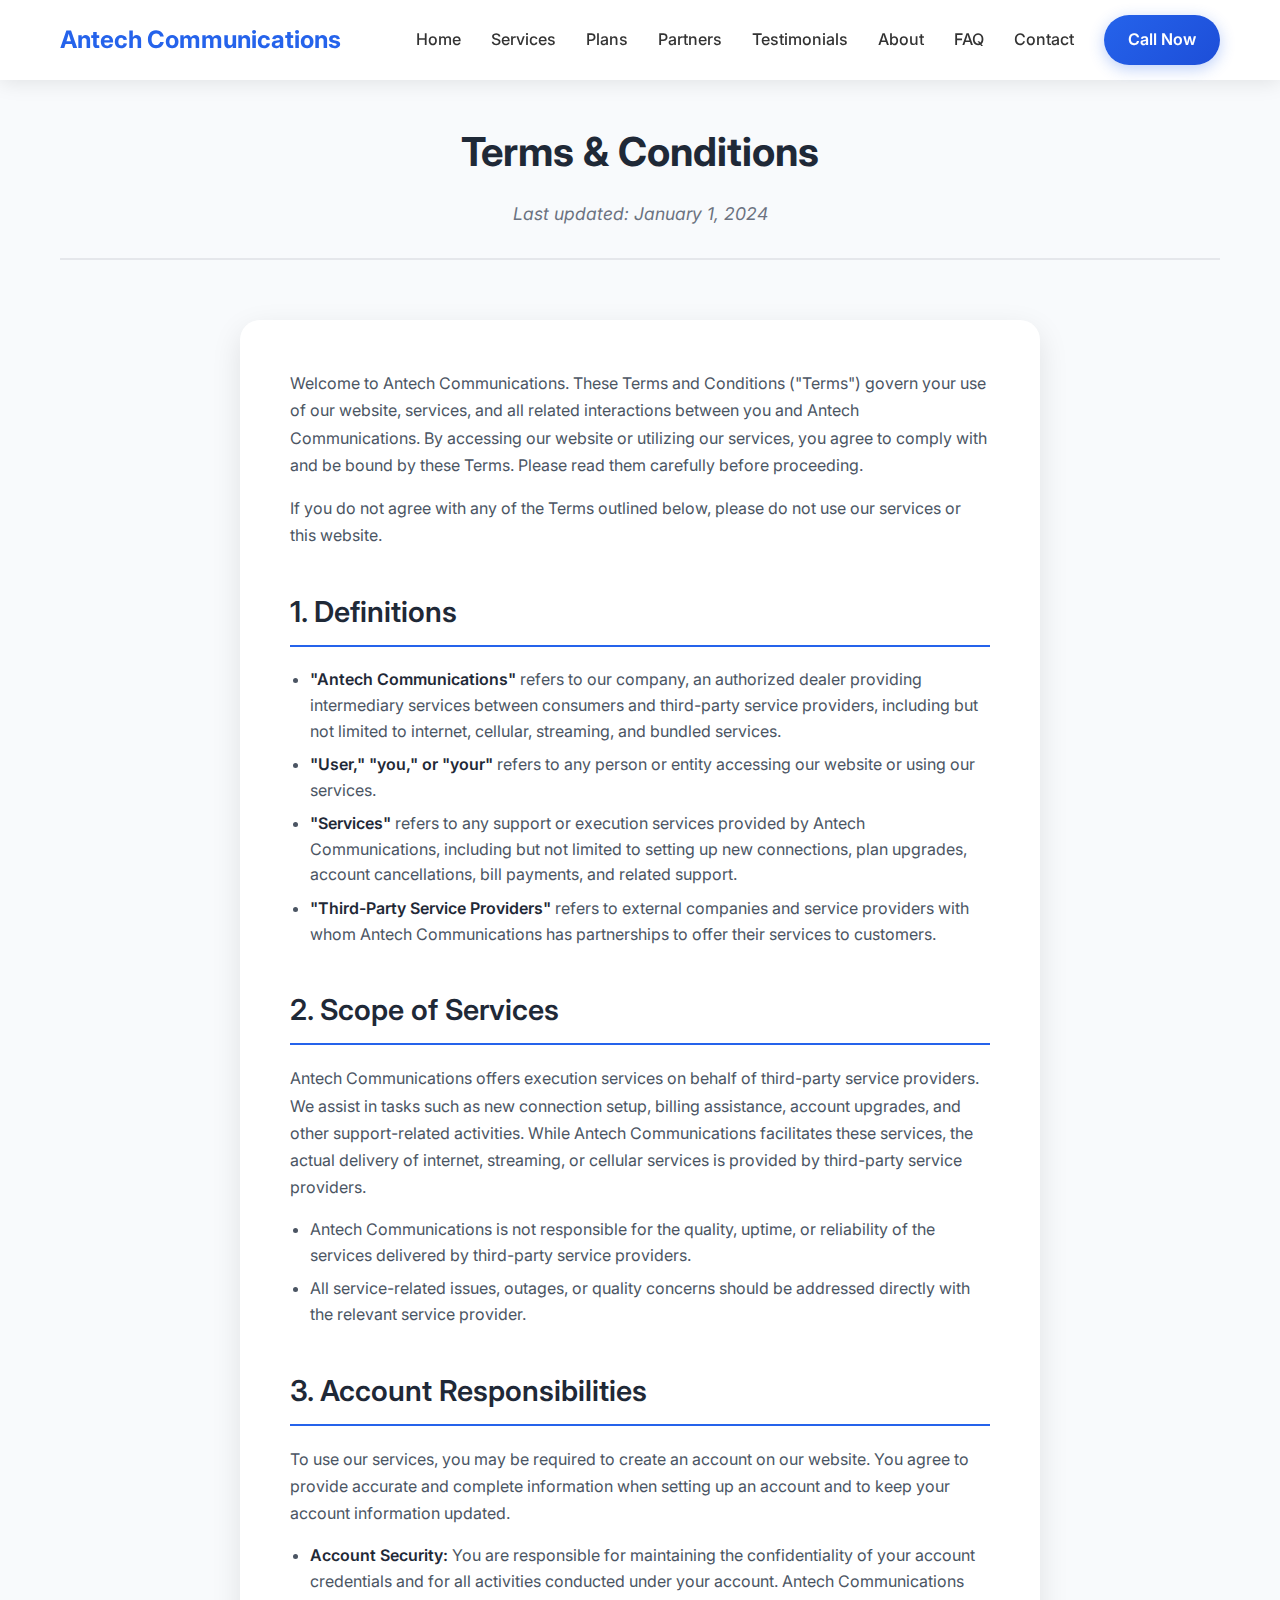
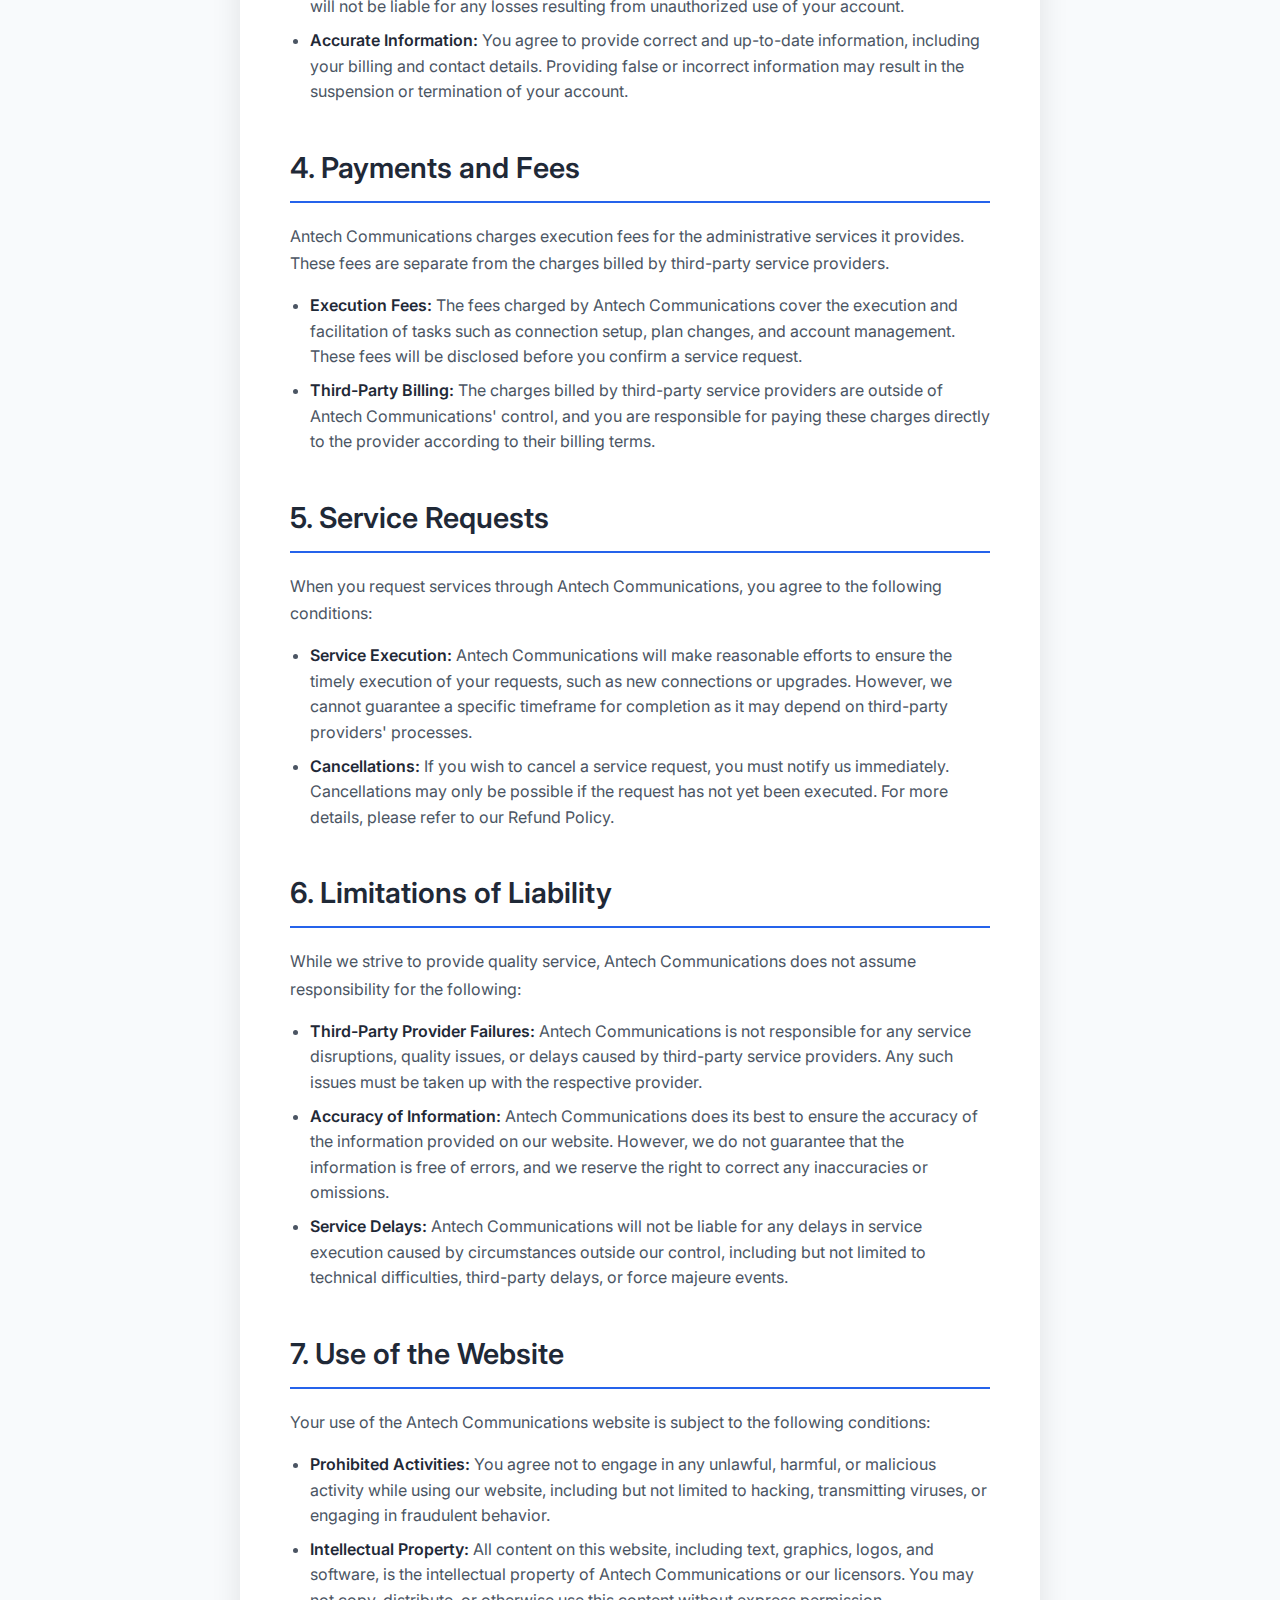
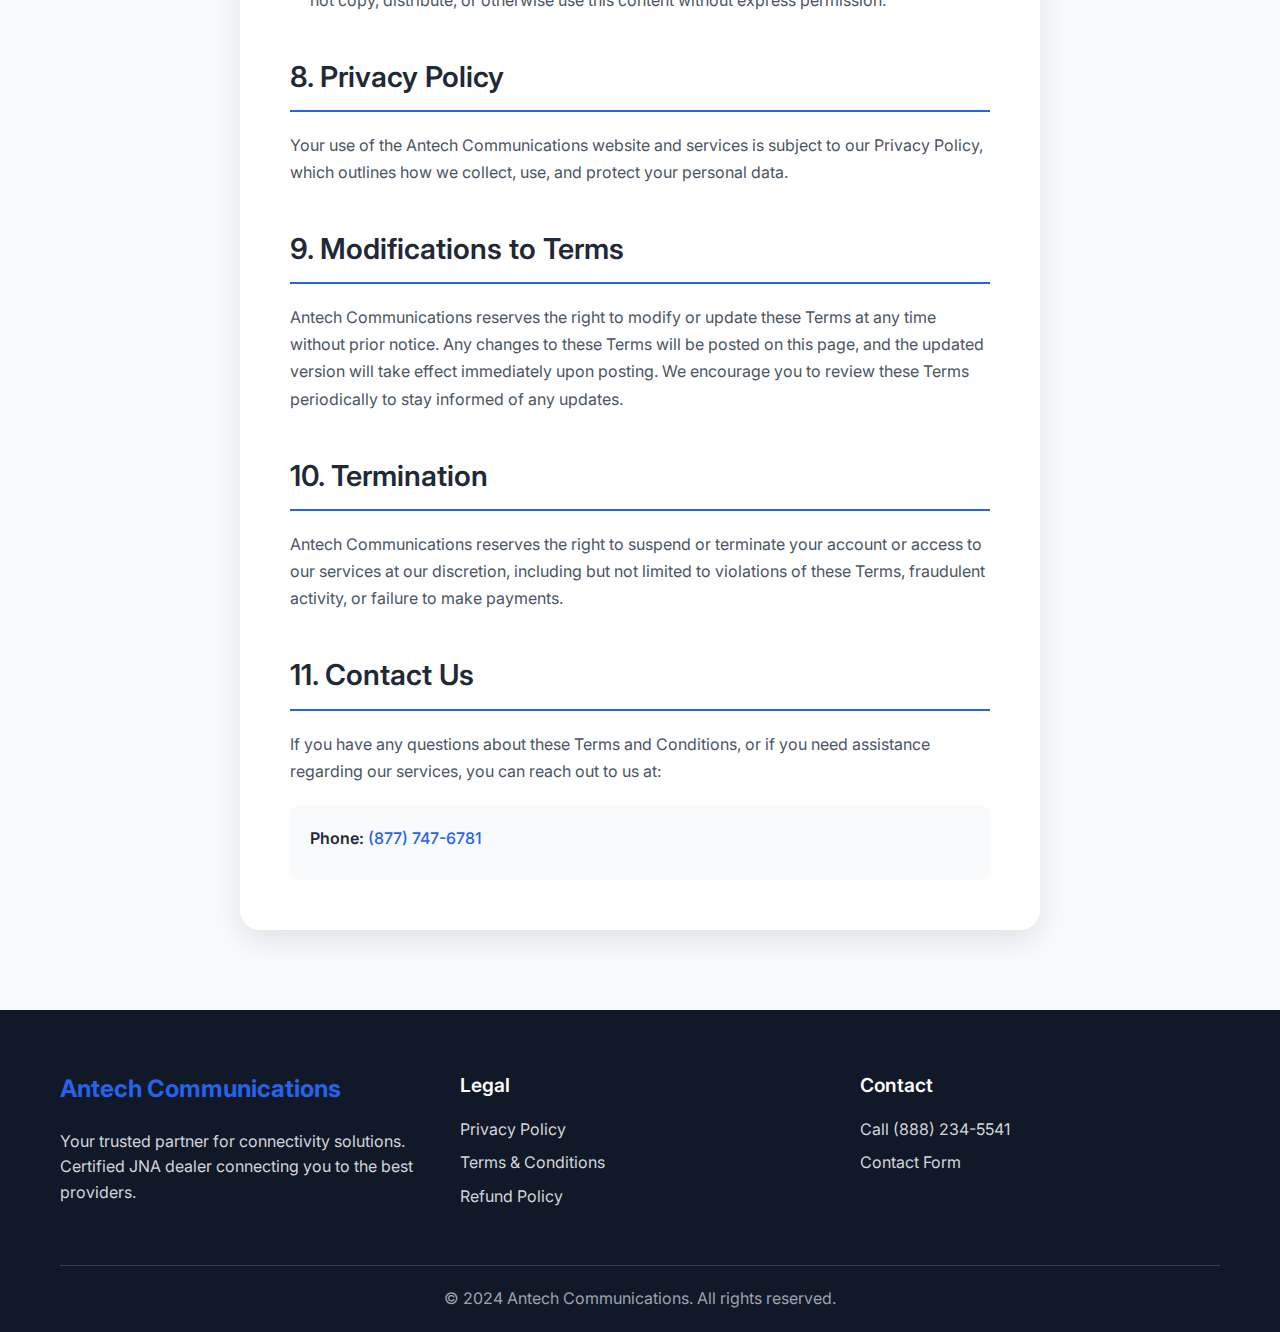
<file: terms-conditions.html>
<!DOCTYPE html>
<html lang="en">
<head>
    <meta charset="UTF-8">
    <meta name="viewport" content="width=device-width, initial-scale=1.0">
    <title>Terms & Conditions - Antech Communications</title>
    <link rel="stylesheet" href="style.css">
    <link href="https://fonts.googleapis.com/css2?family=Inter:wght@300;400;500;600;700&display=swap" rel="stylesheet">
    <link rel="stylesheet" href="https://cdnjs.cloudflare.com/ajax/libs/font-awesome/6.0.0/css/all.min.css">
</head>
<body>
    <!-- Navigation -->
    <nav class="navbar">
        <div class="nav-container">
            <div class="nav-logo">
                <a href="index.html"><h2>Antech Communications</h2></a>
            </div>
            <div class="nav-menu" id="nav-menu">
                <a href="index.html" class="nav-link">Home</a>
                <a href="index.html#services" class="nav-link">Services</a>
                <a href="index.html#plans" class="nav-link">Plans</a>
                <a href="index.html#partners" class="nav-link">Partners</a>
                <a href="index.html#testimonials" class="nav-link">Testimonials</a>
                <a href="index.html#about" class="nav-link">About</a>
                <a href="index.html#faq" class="nav-link">FAQ</a>
                <a href="index.html#contact" class="nav-link">Contact</a>
                <a href="tel:+18882345541" class="nav-cta">Call Now</a>
            </div>
            <div class="nav-toggle" id="nav-toggle">
                <span class="bar"></span>
                <span class="bar"></span>
                <span class="bar"></span>
            </div>
        </div>
    </nav>

    <!-- Legal Content -->
    <section class="legal-content">
        <div class="container">
            <div class="legal-header">
                <h1>Terms & Conditions</h1>
                <p>Last updated: January 1, 2024</p>
            </div>
            
            <div class="legal-body">
                <p>Welcome to Antech Communications. These Terms and Conditions ("Terms") govern your use of our website, services, and all related interactions between you and Antech Communications. By accessing our website or utilizing our services, you agree to comply with and be bound by these Terms. Please read them carefully before proceeding.</p>

                <p>If you do not agree with any of the Terms outlined below, please do not use our services or this website.</p>

                <h2>1. Definitions</h2>
                <ul>
                    <li><strong>"Antech Communications"</strong> refers to our company, an authorized dealer providing intermediary services between consumers and third-party service providers, including but not limited to internet, cellular, streaming, and bundled services.</li>
                    <li><strong>"User," "you," or "your"</strong> refers to any person or entity accessing our website or using our services.</li>
                    <li><strong>"Services"</strong> refers to any support or execution services provided by Antech Communications, including but not limited to setting up new connections, plan upgrades, account cancellations, bill payments, and related support.</li>
                    <li><strong>"Third-Party Service Providers"</strong> refers to external companies and service providers with whom Antech Communications has partnerships to offer their services to customers.</li>
                </ul>

                <h2>2. Scope of Services</h2>
                <p>Antech Communications offers execution services on behalf of third-party service providers. We assist in tasks such as new connection setup, billing assistance, account upgrades, and other support-related activities. While Antech Communications facilitates these services, the actual delivery of internet, streaming, or cellular services is provided by third-party service providers.</p>
                <ul>
                    <li>Antech Communications is not responsible for the quality, uptime, or reliability of the services delivered by third-party service providers.</li>
                    <li>All service-related issues, outages, or quality concerns should be addressed directly with the relevant service provider.</li>
                </ul>

                <h2>3. Account Responsibilities</h2>
                <p>To use our services, you may be required to create an account on our website. You agree to provide accurate and complete information when setting up an account and to keep your account information updated.</p>
                <ul>
                    <li><strong>Account Security:</strong> You are responsible for maintaining the confidentiality of your account credentials and for all activities conducted under your account. Antech Communications will not be liable for any losses resulting from unauthorized use of your account.</li>
                    <li><strong>Accurate Information:</strong> You agree to provide correct and up-to-date information, including your billing and contact details. Providing false or incorrect information may result in the suspension or termination of your account.</li>
                </ul>

                <h2>4. Payments and Fees</h2>
                <p>Antech Communications charges execution fees for the administrative services it provides. These fees are separate from the charges billed by third-party service providers.</p>
                <ul>
                    <li><strong>Execution Fees:</strong> The fees charged by Antech Communications cover the execution and facilitation of tasks such as connection setup, plan changes, and account management. These fees will be disclosed before you confirm a service request.</li>
                    <li><strong>Third-Party Billing:</strong> The charges billed by third-party service providers are outside of Antech Communications' control, and you are responsible for paying these charges directly to the provider according to their billing terms.</li>
                </ul>

                <h2>5. Service Requests</h2>
                <p>When you request services through Antech Communications, you agree to the following conditions:</p>
                <ul>
                    <li><strong>Service Execution:</strong> Antech Communications will make reasonable efforts to ensure the timely execution of your requests, such as new connections or upgrades. However, we cannot guarantee a specific timeframe for completion as it may depend on third-party providers' processes.</li>
                    <li><strong>Cancellations:</strong> If you wish to cancel a service request, you must notify us immediately. Cancellations may only be possible if the request has not yet been executed. For more details, please refer to our Refund Policy.</li>
                </ul>

                <h2>6. Limitations of Liability</h2>
                <p>While we strive to provide quality service, Antech Communications does not assume responsibility for the following:</p>
                <ul>
                    <li><strong>Third-Party Provider Failures:</strong> Antech Communications is not responsible for any service disruptions, quality issues, or delays caused by third-party service providers. Any such issues must be taken up with the respective provider.</li>
                    <li><strong>Accuracy of Information:</strong> Antech Communications does its best to ensure the accuracy of the information provided on our website. However, we do not guarantee that the information is free of errors, and we reserve the right to correct any inaccuracies or omissions.</li>
                    <li><strong>Service Delays:</strong> Antech Communications will not be liable for any delays in service execution caused by circumstances outside our control, including but not limited to technical difficulties, third-party delays, or force majeure events.</li>
                </ul>

                <h2>7. Use of the Website</h2>
                <p>Your use of the Antech Communications website is subject to the following conditions:</p>
                <ul>
                    <li><strong>Prohibited Activities:</strong> You agree not to engage in any unlawful, harmful, or malicious activity while using our website, including but not limited to hacking, transmitting viruses, or engaging in fraudulent behavior.</li>
                    <li><strong>Intellectual Property:</strong> All content on this website, including text, graphics, logos, and software, is the intellectual property of Antech Communications or our licensors. You may not copy, distribute, or otherwise use this content without express permission.</li>
                </ul>

                <h2>8. Privacy Policy</h2>
                <p>Your use of the Antech Communications website and services is subject to our Privacy Policy, which outlines how we collect, use, and protect your personal data.</p>

                <h2>9. Modifications to Terms</h2>
                <p>Antech Communications reserves the right to modify or update these Terms at any time without prior notice. Any changes to these Terms will be posted on this page, and the updated version will take effect immediately upon posting. We encourage you to review these Terms periodically to stay informed of any updates.</p>

                <h2>10. Termination</h2>
                <p>Antech Communications reserves the right to suspend or terminate your account or access to our services at our discretion, including but not limited to violations of these Terms, fraudulent activity, or failure to make payments.</p>

                <h2>11. Contact Us</h2>
                <p>If you have any questions about these Terms and Conditions, or if you need assistance regarding our services, you can reach out to us at:</p>
                <div class="contact-info">
                    <p><strong>Phone:</strong> <a href="tel:+18777476781">(877) 747-6781</a></p>
                </div>
            </div>
        </div>
    </section>

    <!-- Footer -->
    <footer class="footer">
        <div class="container">
            <div class="footer-content">
                <div class="footer-section">
                    <h3>Antech Communications</h3>
                    <p>Your trusted partner for connectivity solutions. Certified JNA dealer connecting you to the best providers.</p>
                </div>
                <div class="footer-section">
                    <h4>Legal</h4>
                    <ul>
                        <li><a href="privacy-policy.html">Privacy Policy</a></li>
                        <li><a href="terms-conditions.html">Terms & Conditions</a></li>
                        <li><a href="refund-policy.html">Refund Policy</a></li>
                    </ul>
                </div>
                <div class="footer-section">
                    <h4>Contact</h4>
                    <ul>
                        <li><a href="tel:+18882345541">Call (888) 234-5541</a></li>
                        <li><a href="index.html#contact">Contact Form</a></li>
                    </ul>
                </div>
            </div>
            <div class="footer-bottom">
                <p>&copy; 2024 Antech Communications. All rights reserved.</p>
            </div>
        </div>
    </footer>

    <script src="main.js"></script>
</body>
</html>
</file>
<file: style.css>
/* Reset and Base Styles */
* {
    margin: 0;
    padding: 0;
    box-sizing: border-box;
}

body {
    font-family: 'Inter', -apple-system, BlinkMacSystemFont, 'Segoe UI', Roboto, sans-serif;
    line-height: 1.6;
    color: #333;
    background-color: #ffffff;
}

.container {
    max-width: 1200px;
    margin: 0 auto;
    padding: 0 20px;
}

/* Navigation */
.navbar {
    position: fixed;
    top: 0;
    width: 100%;
    background: rgba(255, 255, 255, 0.95);
    backdrop-filter: blur(10px);
    z-index: 1000;
    transition: all 0.3s ease;
    box-shadow: 0 2px 20px rgba(0, 0, 0, 0.1);
}

.nav-container {
    max-width: 1200px;
    margin: 0 auto;
    padding: 0 20px;
    display: flex;
    justify-content: space-between;
    align-items: center;
    height: 80px;
}

.nav-logo h2 {
    color: #2563eb;
    font-weight: 700;
    font-size: 1.5rem;
}

.nav-logo a {
    text-decoration: none;
    color: inherit;
}

.nav-logo a:hover {
    color: inherit;
}

.nav-menu {
    display: flex;
    align-items: center;
    gap: 30px;
}

.nav-link {
    text-decoration: none;
    color: #333;
    font-weight: 500;
    transition: color 0.3s ease;
    position: relative;
}

.nav-link:hover {
    color: #2563eb;
}

.nav-link::after {
    content: '';
    position: absolute;
    bottom: -5px;
    left: 0;
    width: 0;
    height: 2px;
    background: #2563eb;
    transition: width 0.3s ease;
}

.nav-link:hover::after {
    width: 100%;
}

.nav-cta {
    background: linear-gradient(135deg, #2563eb, #1d4ed8);
    color: white;
    padding: 12px 24px;
    border-radius: 50px;
    text-decoration: none;
    font-weight: 600;
    transition: all 0.3s ease;
    box-shadow: 0 4px 15px rgba(37, 99, 235, 0.3);
}

.nav-cta:hover {
    transform: translateY(-2px);
    box-shadow: 0 6px 20px rgba(37, 99, 235, 0.4);
}

.nav-toggle {
    display: none;
    flex-direction: column;
    cursor: pointer;
}

.bar {
    width: 25px;
    height: 3px;
    background: #333;
    margin: 3px 0;
    transition: 0.3s;
}

/* Hero Section */
.hero {
    min-height: 100vh;
    display: flex;
    align-items: center;
    background: linear-gradient(135deg, #667eea 0%, #764ba2 100%);
    position: relative;
    overflow: hidden;
}

.hero-background {
    position: absolute;
    top: 0;
    left: 0;
    width: 100%;
    height: 100%;
    z-index: 1;
}

.floating-element {
    position: absolute;
    background: rgba(255, 255, 255, 0.1);
    border-radius: 50%;
    animation: float 6s ease-in-out infinite;
}

.element-1 {
    width: 80px;
    height: 80px;
    top: 20%;
    left: 10%;
    animation-delay: 0s;
}

.element-2 {
    width: 120px;
    height: 120px;
    top: 60%;
    right: 15%;
    animation-delay: 2s;
}

.element-3 {
    width: 60px;
    height: 60px;
    bottom: 20%;
    left: 20%;
    animation-delay: 4s;
}

@keyframes float {
    0%, 100% { transform: translateY(0) rotate(0deg); }
    50% { transform: translateY(-20px) rotate(180deg); }
}

.hero-container {
    max-width: 1200px;
    margin: 0 auto;
    padding: 0 20px;
    position: relative;
    z-index: 2;
}

.hero-content {
    text-align: center;
    color: white;
    max-width: 800px;
    margin: 0 auto;
}

.hero-title {
    font-size: 3.5rem;
    font-weight: 700;
    margin-bottom: 24px;
    line-height: 1.2;
    opacity: 0;
    animation: fadeInUp 1s ease 0.5s forwards;
}

.highlight {
    background: linear-gradient(135deg, #fbbf24, #f59e0b);
    -webkit-background-clip: text;
    -webkit-text-fill-color: transparent;
    background-clip: text;
}

.hero-subtitle {
    font-size: 1.25rem;
    margin-bottom: 40px;
    opacity: 0.9;
    line-height: 1.6;
    opacity: 0;
    animation: fadeInUp 1s ease 0.7s forwards;
}

.hero-buttons {
    display: flex;
    justify-content: center;
    gap: 20px;
    margin-bottom: 60px;
    opacity: 0;
    animation: fadeInUp 1s ease 0.9s forwards;
}

.btn {
    padding: 16px 32px;
    border-radius: 50px;
    text-decoration: none;
    font-weight: 600;
    transition: all 0.3s ease;
    display: inline-flex;
    align-items: center;
    gap: 8px;
    font-size: 1rem;
}

.btn-primary {
    background: linear-gradient(135deg, #10b981, #059669);
    color: white;
    box-shadow: 0 4px 15px rgba(16, 185, 129, 0.3);
}

.btn-primary:hover {
    transform: translateY(-2px);
    box-shadow: 0 6px 20px rgba(16, 185, 129, 0.4);
}

.btn-secondary {
    background: rgba(255, 255, 255, 0.2);
    color: white;
    backdrop-filter: blur(10px);
    border: 2px solid rgba(255, 255, 255, 0.3);
}

.btn-secondary:hover {
    background: rgba(255, 255, 255, 0.3);
    transform: translateY(-2px);
}

.hero-stats {
    display: flex;
    justify-content: center;
    gap: 60px;
    opacity: 0;
    animation: fadeInUp 1s ease 1.1s forwards;
}

.stat {
    text-align: center;
}

.stat h3 {
    font-size: 2.5rem;
    font-weight: 700;
    margin-bottom: 8px;
    color: #fbbf24;
}

.stat p {
    font-size: 1rem;
    opacity: 0.9;
}

@keyframes fadeInUp {
    from {
        opacity: 0;
        transform: translateY(30px);
    }
    to {
        opacity: 1;
        transform: translateY(0);
    }
}

/* Section Headers */
.section-header {
    text-align: center;
    margin-bottom: 60px;
}

.section-header h2 {
    font-size: 2.5rem;
    font-weight: 700;
    color: #1f2937;
    margin-bottom: 16px;
}

.section-header p {
    font-size: 1.1rem;
    color: #6b7280;
    max-width: 600px;
    margin: 0 auto;
}

/* Services Section */
.services {
    padding: 100px 0;
    background: #f8fafc;
}

.services-grid {
    display: grid;
    grid-template-columns: repeat(auto-fit, minmax(350px, 1fr));
    gap: 30px;
}

.service-card {
    background: white;
    padding: 40px 30px;
    border-radius: 20px;
    text-align: center;
    box-shadow: 0 10px 30px rgba(0, 0, 0, 0.1);
    transition: all 0.3s ease;
    position: relative;
    overflow: hidden;
}

.service-card::before {
    content: '';
    position: absolute;
    top: 0;
    left: 0;
    width: 100%;
    height: 4px;
    background: linear-gradient(135deg, #2563eb, #1d4ed8);
}

.service-card:hover {
    transform: translateY(-10px);
    box-shadow: 0 20px 40px rgba(0, 0, 0, 0.15);
}

.service-icon {
    width: 80px;
    height: 80px;
    margin: 0 auto 20px;
    background: linear-gradient(135deg, #2563eb, #1d4ed8);
    border-radius: 50%;
    display: flex;
    align-items: center;
    justify-content: center;
    font-size: 2rem;
    color: white;
}

.service-card h3 {
    font-size: 1.5rem;
    font-weight: 600;
    margin-bottom: 16px;
    color: #1f2937;
}

.service-card p {
    color: #6b7280;
    margin-bottom: 24px;
    line-height: 1.6;
}

.service-btn {
    background: linear-gradient(135deg, #2563eb, #1d4ed8);
    color: white;
    padding: 12px 24px;
    border-radius: 50px;
    text-decoration: none;
    font-weight: 600;
    transition: all 0.3s ease;
    display: inline-block;
}

.service-btn:hover {
    transform: translateY(-2px);
    box-shadow: 0 6px 20px rgba(37, 99, 235, 0.4);
}

/* Plans Section */
.plans {
    padding: 100px 0;
    background: white;
}

.plans-grid {
    display: grid;
    grid-template-columns: repeat(auto-fit, minmax(300px, 1fr));
    gap: 30px;
    max-width: 1000px;
    margin: 0 auto;
}

.plan-card {
    background: #f8fafc;
    border-radius: 20px;
    padding: 40px 30px;
    text-align: center;
    position: relative;
    transition: all 0.3s ease;
    border: 2px solid transparent;
}

.plan-card:hover {
    transform: translateY(-10px);
    box-shadow: 0 20px 40px rgba(0, 0, 0, 0.15);
}

.plan-card.featured {
    background: linear-gradient(135deg, #2563eb, #1d4ed8);
    color: white;
    transform: scale(1.05);
}

.plan-card.featured:hover {
    transform: scale(1.05) translateY(-10px);
}

.plan-badge {
    position: absolute;
    top: -15px;
    left: 50%;
    transform: translateX(-50%);
    background: linear-gradient(135deg, #fbbf24, #f59e0b);
    color: white;
    padding: 8px 20px;
    border-radius: 20px;
    font-size: 0.9rem;
    font-weight: 600;
}

.plan-header {
    margin-bottom: 30px;
}

.plan-header h3 {
    font-size: 1.8rem;
    font-weight: 700;
    margin-bottom: 20px;
}

.plan-price {
    display: flex;
    align-items: baseline;
    justify-content: center;
    gap: 5px;
}

.plan-price .currency {
    font-size: 1.5rem;
    font-weight: 600;
}

.plan-price .amount {
    font-size: 3rem;
    font-weight: 700;
}

.plan-price .period {
    font-size: 1.2rem;
    opacity: 0.8;
}

.plan-features {
    margin-bottom: 30px;
}

.plan-features ul {
    list-style: none;
    text-align: left;
}

.plan-features li {
    display: flex;
    align-items: center;
    gap: 10px;
    margin-bottom: 12px;
    font-size: 1rem;
}

.plan-features i {
    color: #10b981;
    font-size: 1.1rem;
}

.plan-card.featured .plan-features i {
    color: #fbbf24;
}

.plan-btn {
    background: linear-gradient(135deg, #2563eb, #1d4ed8);
    color: white;
    padding: 15px 30px;
    border-radius: 50px;
    text-decoration: none;
    font-weight: 600;
    transition: all 0.3s ease;
    display: inline-block;
    width: 100%;
}

.plan-card.featured .plan-btn {
    background: linear-gradient(135deg, #fbbf24, #f59e0b);
}

.plan-btn:hover {
    transform: translateY(-2px);
    box-shadow: 0 6px 20px rgba(37, 99, 235, 0.4);
}

/* Partners Section */
.partners {
    padding: 100px 0;
    background: #f8fafc;
    overflow: hidden;
}

.partners-slider {
    overflow: hidden;
    position: relative;
    margin-top: 40px;
}

.partners-track {
    display: flex;
    animation: scroll 30s linear infinite;
    gap: 40px;
}

.partner-item {
    flex: 0 0 auto;
    min-width: 200px;
}

.partner-item .partner-logo {
    background: white;
    padding: 30px;
    border-radius: 15px;
    text-align: center;
    transition: all 0.3s ease;
    border: 2px solid transparent;
    display: flex;
    align-items: center;
    justify-content: center;
    gap: 10px;
    font-size: 1.2rem;
    font-weight: 600;
    color: #1f2937;
    box-shadow: 0 5px 15px rgba(0, 0, 0, 0.1);
}

.partner-item .partner-logo:hover {
    border-color: #2563eb;
    transform: translateY(-5px);
    box-shadow: 0 10px 30px rgba(0, 0, 0, 0.15);
}

.partner-logo i {
    font-size: 1.5rem;
    color: #2563eb;
}

@keyframes scroll {
    0% {
        transform: translateX(0);
    }
    100% {
        transform: translateX(-50%);
    }
}

/* Testimonials Section */
.testimonials {
    padding: 100px 0;
    background: white;
}

.testimonials-grid {
    display: grid;
    grid-template-columns: repeat(auto-fit, minmax(350px, 1fr));
    gap: 30px;
}

.testimonial-card {
    background: #f8fafc;
    padding: 40px 30px;
    border-radius: 20px;
    transition: all 0.3s ease;
}

.testimonial-card:hover {
    transform: translateY(-5px);
    box-shadow: 0 15px 35px rgba(0, 0, 0, 0.1);
}

.testimonial-content {
    margin-bottom: 30px;
}

.stars {
    display: flex;
    gap: 5px;
    margin-bottom: 20px;
}

.stars i {
    color: #fbbf24;
    font-size: 1.2rem;
}

.testimonial-content p {
    color: #4b5563;
    line-height: 1.7;
    font-style: italic;
    font-size: 1.1rem;
}

.testimonial-author {
    display: flex;
    align-items: center;
    gap: 15px;
}

.author-avatar {
    width: 50px;
    height: 50px;
    background: linear-gradient(135deg, #2563eb, #1d4ed8);
    border-radius: 50%;
    display: flex;
    align-items: center;
    justify-content: center;
    color: white;
    font-size: 1.2rem;
}

.author-info h4 {
    font-size: 1.1rem;
    font-weight: 600;
    color: #1f2937;
    margin-bottom: 5px;
}

.author-info span {
    color: #6b7280;
    font-size: 0.9rem;
}

/* About Section */
.about {
    padding: 100px 0;
    background: #f8fafc;
}

.about-content {
    display: grid;
    grid-template-columns: 1fr 1fr;
    gap: 60px;
    align-items: center;
}

.about-text h2 {
    font-size: 2.5rem;
    font-weight: 700;
    color: #1f2937;
    margin-bottom: 24px;
}

.about-text p {
    color: #6b7280;
    margin-bottom: 20px;
    line-height: 1.7;
}

.about-features {
    display: flex;
    flex-direction: column;
    gap: 15px;
    margin: 30px 0;
}

.feature {
    display: flex;
    align-items: center;
    gap: 15px;
}

.feature i {
    color: #2563eb;
    font-size: 1.2rem;
}

.feature span {
    font-weight: 600;
    color: #1f2937;
}

.about-image {
    display: flex;
    justify-content: center;
    align-items: center;
}

.image-placeholder {
    width: 300px;
    height: 300px;
    background: linear-gradient(135deg, #2563eb, #1d4ed8);
    border-radius: 20px;
    display: flex;
    align-items: center;
    justify-content: center;
    color: white;
    font-size: 4rem;
}

/* FAQ Section */
.faq {
    padding: 100px 0;
    background: white;
}

.faq-container {
    max-width: 800px;
    margin: 0 auto;
}

.faq-item {
    background: #f8fafc;
    border-radius: 15px;
    margin-bottom: 20px;
    overflow: hidden;
    transition: all 0.3s ease;
}

.faq-item:hover {
    box-shadow: 0 5px 20px rgba(0, 0, 0, 0.1);
}

.faq-question {
    padding: 25px 30px;
    cursor: pointer;
    display: flex;
    justify-content: space-between;
    align-items: center;
    background: white;
    border-bottom: 2px solid #e5e7eb;
}

.faq-question h3 {
    font-size: 1.1rem;
    font-weight: 600;
    color: #1f2937;
}

.faq-question i {
    color: #2563eb;
    transition: transform 0.3s ease;
}

.faq-answer {
    padding: 0 30px;
    max-height: 0;
    overflow: hidden;
    transition: all 0.3s ease;
}

.faq-answer p {
    color: #6b7280;
    line-height: 1.7;
    padding: 20px 0;
}

.faq-item.active .faq-answer {
    max-height: 200px;
    padding: 0 30px;
}

.faq-item.active .faq-question i {
    transform: rotate(180deg);
}

/* Contact Section */
.contact {
    padding: 100px 0;
    background: linear-gradient(135deg, #1f2937, #111827);
    color: white;
}

.contact .section-header h2,
.contact .section-header p {
    color: white;
}

.contact-content {
    display: grid;
    grid-template-columns: 1fr 1fr;
    gap: 60px;
}

.contact-info {
    display: flex;
    flex-direction: column;
    gap: 30px;
}

.contact-item {
    display: flex;
    align-items: center;
    gap: 20px;
}

.contact-item i {
    width: 50px;
    height: 50px;
    background: linear-gradient(135deg, #2563eb, #1d4ed8);
    border-radius: 50%;
    display: flex;
    align-items: center;
    justify-content: center;
    font-size: 1.2rem;
}

.contact-item h3 {
    font-size: 1.2rem;
    font-weight: 600;
    margin-bottom: 5px;
}

.contact-item p {
    color: #d1d5db;
}

.contact-item a {
    color: #60a5fa;
    text-decoration: none;
}

.contact-form {
    background: rgba(255, 255, 255, 0.1);
    padding: 40px;
    border-radius: 20px;
    backdrop-filter: blur(10px);
}

.form-group {
    margin-bottom: 20px;
}

.form-group input,
.form-group select,
.form-group textarea {
    width: 100%;
    padding: 15px;
    border: 2px solid rgba(255, 255, 255, 0.2);
    border-radius: 10px;
    background: rgba(255, 255, 255, 0.1);
    color: white;
    font-size: 1rem;
    transition: all 0.3s ease;
}

.form-group input::placeholder,
.form-group textarea::placeholder {
    color: rgba(255, 255, 255, 0.7);
}

.form-group input:focus,
.form-group select:focus,
.form-group textarea:focus {
    outline: none;
    border-color: #2563eb;
    background: rgba(255, 255, 255, 0.2);
}

.btn-full {
    width: 100%;
    justify-content: center;
}

/* Footer */
.footer {
    background: #111827;
    color: white;
    padding: 60px 0 20px;
}

.footer-content {
    display: grid;
    grid-template-columns: repeat(auto-fit, minmax(250px, 1fr));
    gap: 40px;
    margin-bottom: 40px;
}

.footer-section h3 {
    font-size: 1.5rem;
    font-weight: 700;
    margin-bottom: 20px;
    color: #2563eb;
}

.footer-section h4 {
    font-size: 1.2rem;
    font-weight: 600;
    margin-bottom: 16px;
}

.footer-section p {
    color: #d1d5db;
    line-height: 1.6;
    margin-bottom: 20px;
}

.footer-section ul {
    list-style: none;
}

.footer-section ul li {
    margin-bottom: 8px;
}

.footer-section ul li a {
    color: #d1d5db;
    text-decoration: none;
    transition: color 0.3s ease;
}

.footer-section ul li a:hover {
    color: #2563eb;
}

.footer-social {
    display: flex;
    gap: 15px;
}

.footer-social a {
    width: 40px;
    height: 40px;
    background: linear-gradient(135deg, #2563eb, #1d4ed8);
    border-radius: 50%;
    display: flex;
    align-items: center;
    justify-content: center;
    color: white;
    text-decoration: none;
    transition: all 0.3s ease;
}

.footer-social a:hover {
    transform: translateY(-3px);
    box-shadow: 0 5px 15px rgba(37, 99, 235, 0.4);
}

.footer-bottom {
    border-top: 1px solid #374151;
    padding-top: 20px;
    text-align: center;
    color: #9ca3af;
}

/* Legal Pages Specific Styles */
.legal-content {
    padding: 120px 0 80px;
    background: #f8fafc;
    min-height: 100vh;
}

.legal-header {
    text-align: center;
    margin-bottom: 60px;
    padding-bottom: 30px;
    border-bottom: 2px solid #e5e7eb;
}

.legal-header h1 {
    font-size: 2.5rem;
    font-weight: 700;
    color: #1f2937;
    margin-bottom: 16px;
}

.legal-header p {
    font-size: 1.1rem;
    color: #6b7280;
    font-style: italic;
}

.legal-body {
    max-width: 800px;
    margin: 0 auto;
    background: white;
    padding: 50px;
    border-radius: 20px;
    box-shadow: 0 10px 30px rgba(0, 0, 0, 0.1);
}

.legal-body h2 {
    font-size: 1.8rem;
    font-weight: 600;
    color: #1f2937;
    margin-top: 40px;
    margin-bottom: 20px;
    padding-bottom: 10px;
    border-bottom: 2px solid #2563eb;
}

.legal-body h2:first-child {
    margin-top: 0;
}

.legal-body p {
    color: #4b5563;
    line-height: 1.7;
    margin-bottom: 16px;
}

.legal-body ul,
.legal-body ol {
    margin-bottom: 20px;
    padding-left: 20px;
}

.legal-body li {
    color: #4b5563;
    line-height: 1.6;
    margin-bottom: 8px;
}

.legal-body ul li {
    list-style-type: disc;
}

.legal-body ol li {
    list-style-type: decimal;
}

.legal-body strong {
    color: #1f2937;
    font-weight: 600;
}

.legal-body .contact-info {
    background: #f8fafc;
    padding: 20px;
    border-radius: 10px;
    margin-top: 20px;
}

.legal-body .contact-info p {
    margin-bottom: 8px;
}

.legal-body .contact-info a {
    color: #2563eb;
    text-decoration: none;
    font-weight: 500;
}

.legal-body .contact-info a:hover {
    text-decoration: underline;
}

/* Responsive Design */
@media (max-width: 768px) {
    .nav-menu {
        position: fixed;
        left: -100%;
        top: 80px;
        flex-direction: column;
        background: white;
        width: 100%;
        text-align: center;
        transition: 0.3s;
        box-shadow: 0 10px 27px rgba(0, 0, 0, 0.05);
        padding: 40px 0;
    }

    .nav-menu.active {
        left: 0;
    }

    .nav-toggle {
        display: flex;
    }

    .nav-toggle.active .bar:nth-child(2) {
        opacity: 0;
    }

    .nav-toggle.active .bar:nth-child(1) {
        transform: translateY(8px) rotate(45deg);
    }

    .nav-toggle.active .bar:nth-child(3) {
        transform: translateY(-8px) rotate(-45deg);
    }

    .hero-title {
        font-size: 2.5rem;
    }

    .hero-buttons {
        flex-direction: column;
        align-items: center;
    }

    .hero-stats {
        flex-direction: column;
        gap: 30px;
    }

    .services-grid {
        grid-template-columns: 1fr;
    }

    .plans-grid {
        grid-template-columns: 1fr;
    }

    .plan-card.featured {
        transform: none;
    }

    .plan-card.featured:hover {
        transform: translateY(-10px);
    }

    .testimonials-grid {
        grid-template-columns: 1fr;
    }

    .about-content {
        grid-template-columns: 1fr;
        gap: 40px;
    }

    .contact-content {
        grid-template-columns: 1fr;
        gap: 40px;
    }

    .image-placeholder {
        width: 250px;
        height: 250px;
    }

    .legal-content {
        padding: 100px 0 60px;
    }
    
    .legal-header h1 {
        font-size: 2rem;
    }
    
    .legal-body {
        padding: 30px 20px;
        margin: 0 20px;
    }
    
    .legal-body h2 {
        font-size: 1.5rem;
    }
}

@media (max-width: 480px) {
    .hero-title {
        font-size: 2rem;
    }

    .section-header h2 {
        font-size: 2rem;
    }

    .about-text h2 {
        font-size: 2rem;
    }

    .services-grid {
        grid-template-columns: 1fr;
    }

    .partners-track {
        gap: 20px;
    }

    .partner-item {
        min-width: 150px;
    }

    .legal-body {
        margin: 0 10px;
        padding: 20px 15px;
    }
    
    .legal-header h1 {
        font-size: 1.8rem;
    }
    
    .legal-body h2 {
        font-size: 1.3rem;
    }
}

/* Smooth scrolling */
html {
    scroll-behavior: smooth;
}

/* Custom scrollbar */
::-webkit-scrollbar {
    width: 8px;
}

::-webkit-scrollbar-track {
    background: #f1f1f1;
}

::-webkit-scrollbar-thumb {
    background: #2563eb;
    border-radius: 4px;
}

::-webkit-scrollbar-thumb:hover {
    background: #1d4ed8;
}
</file>
